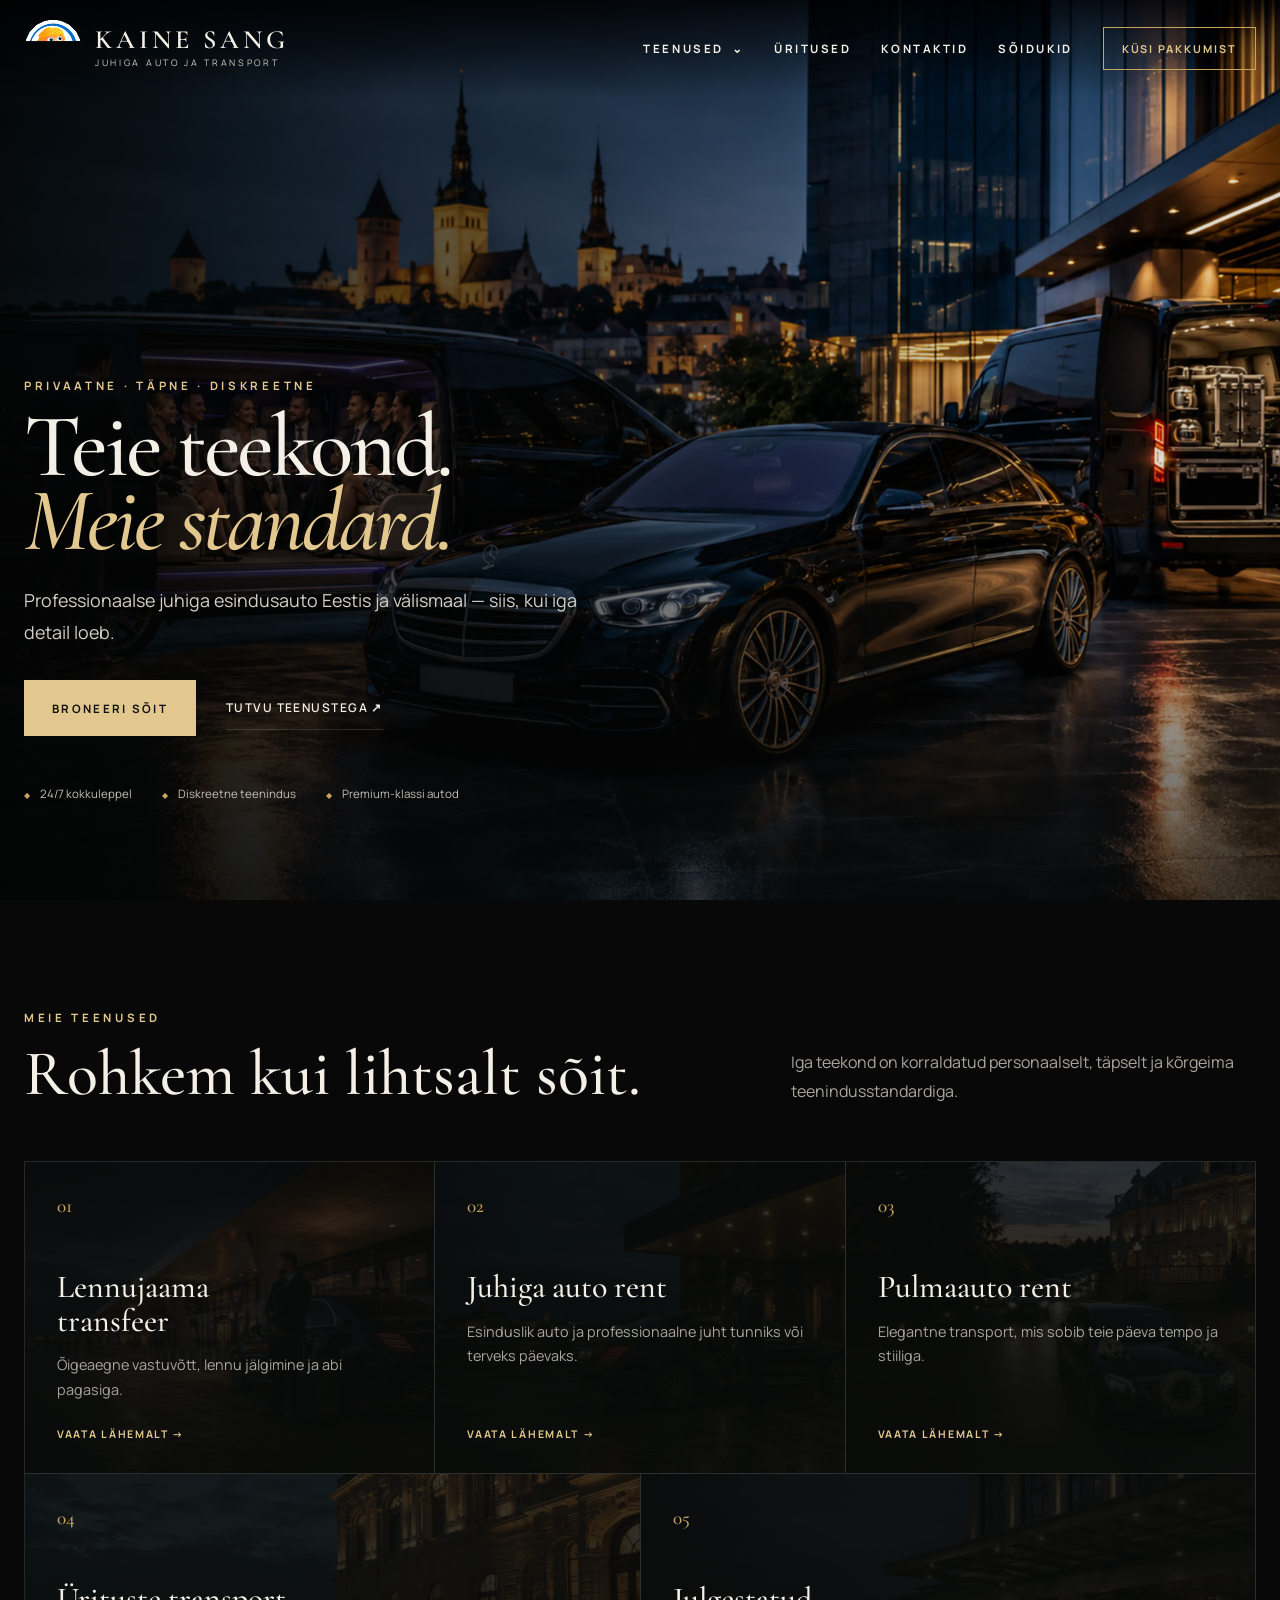
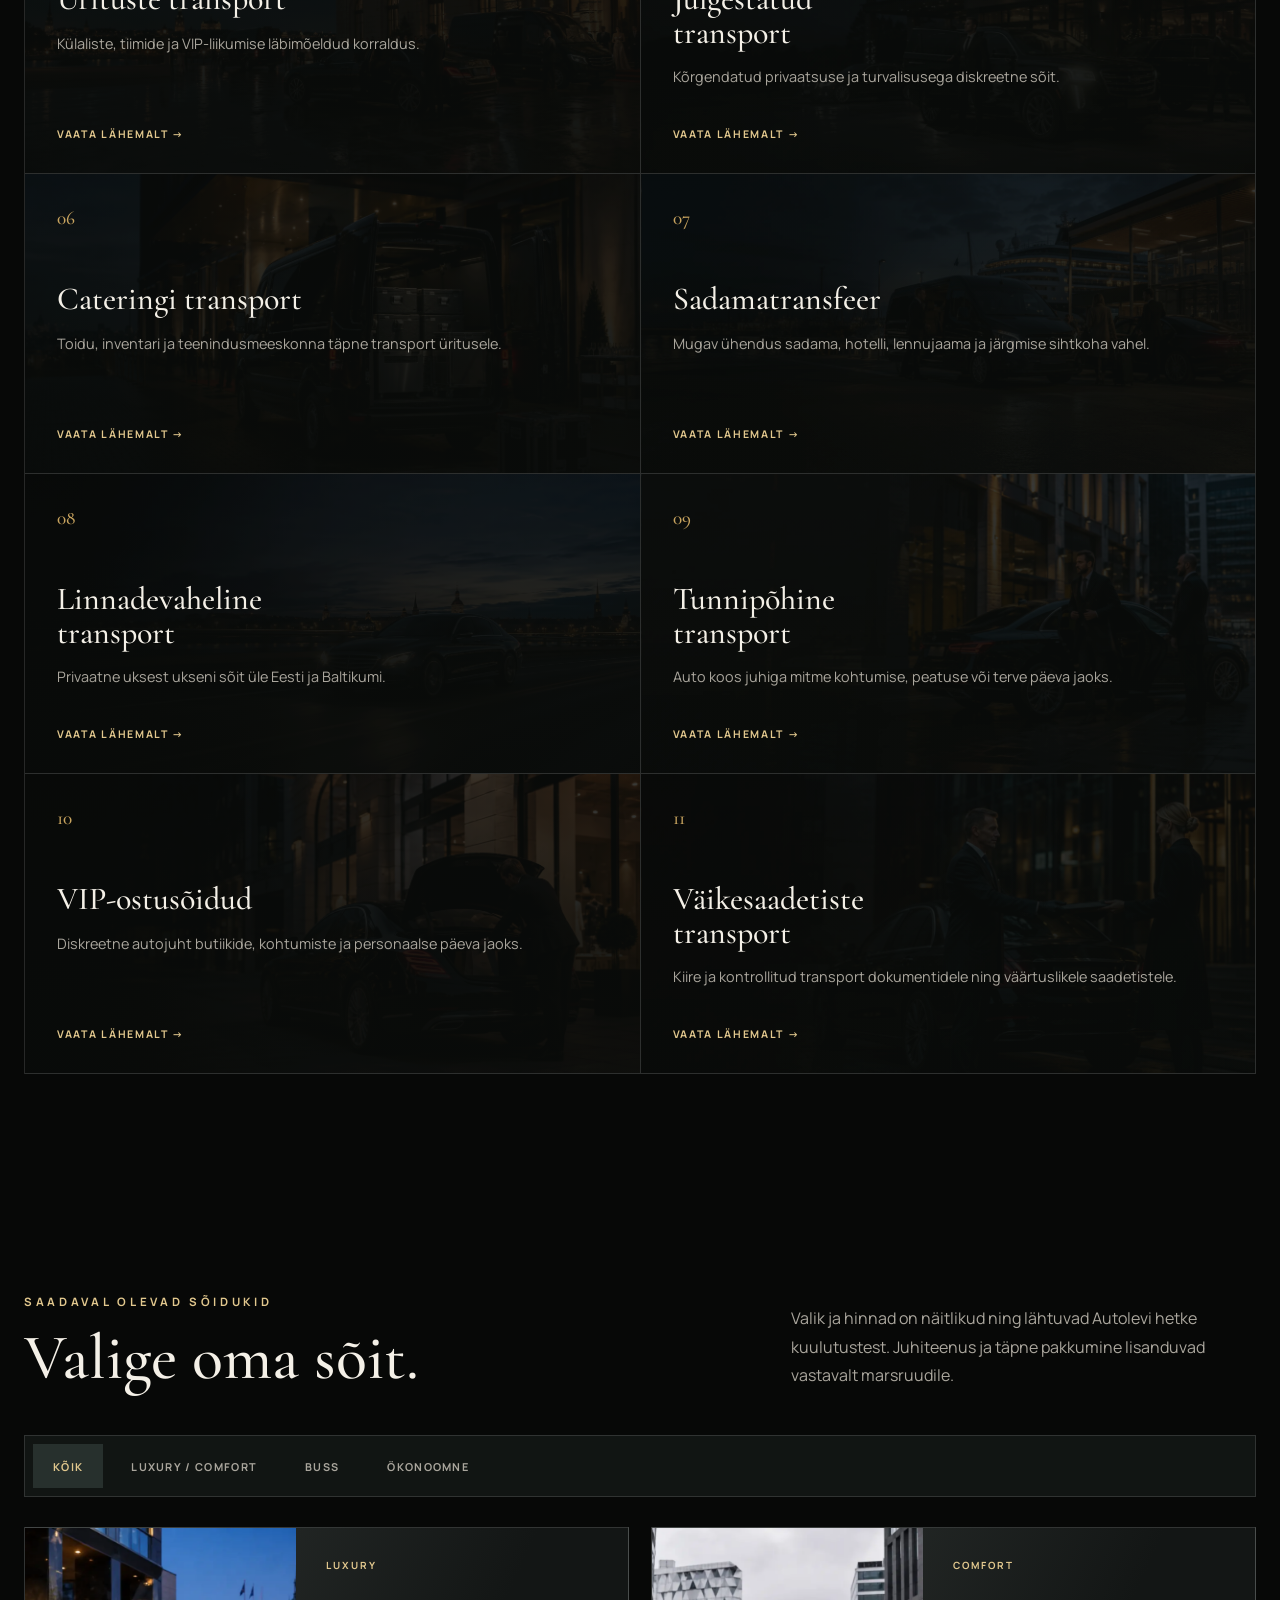
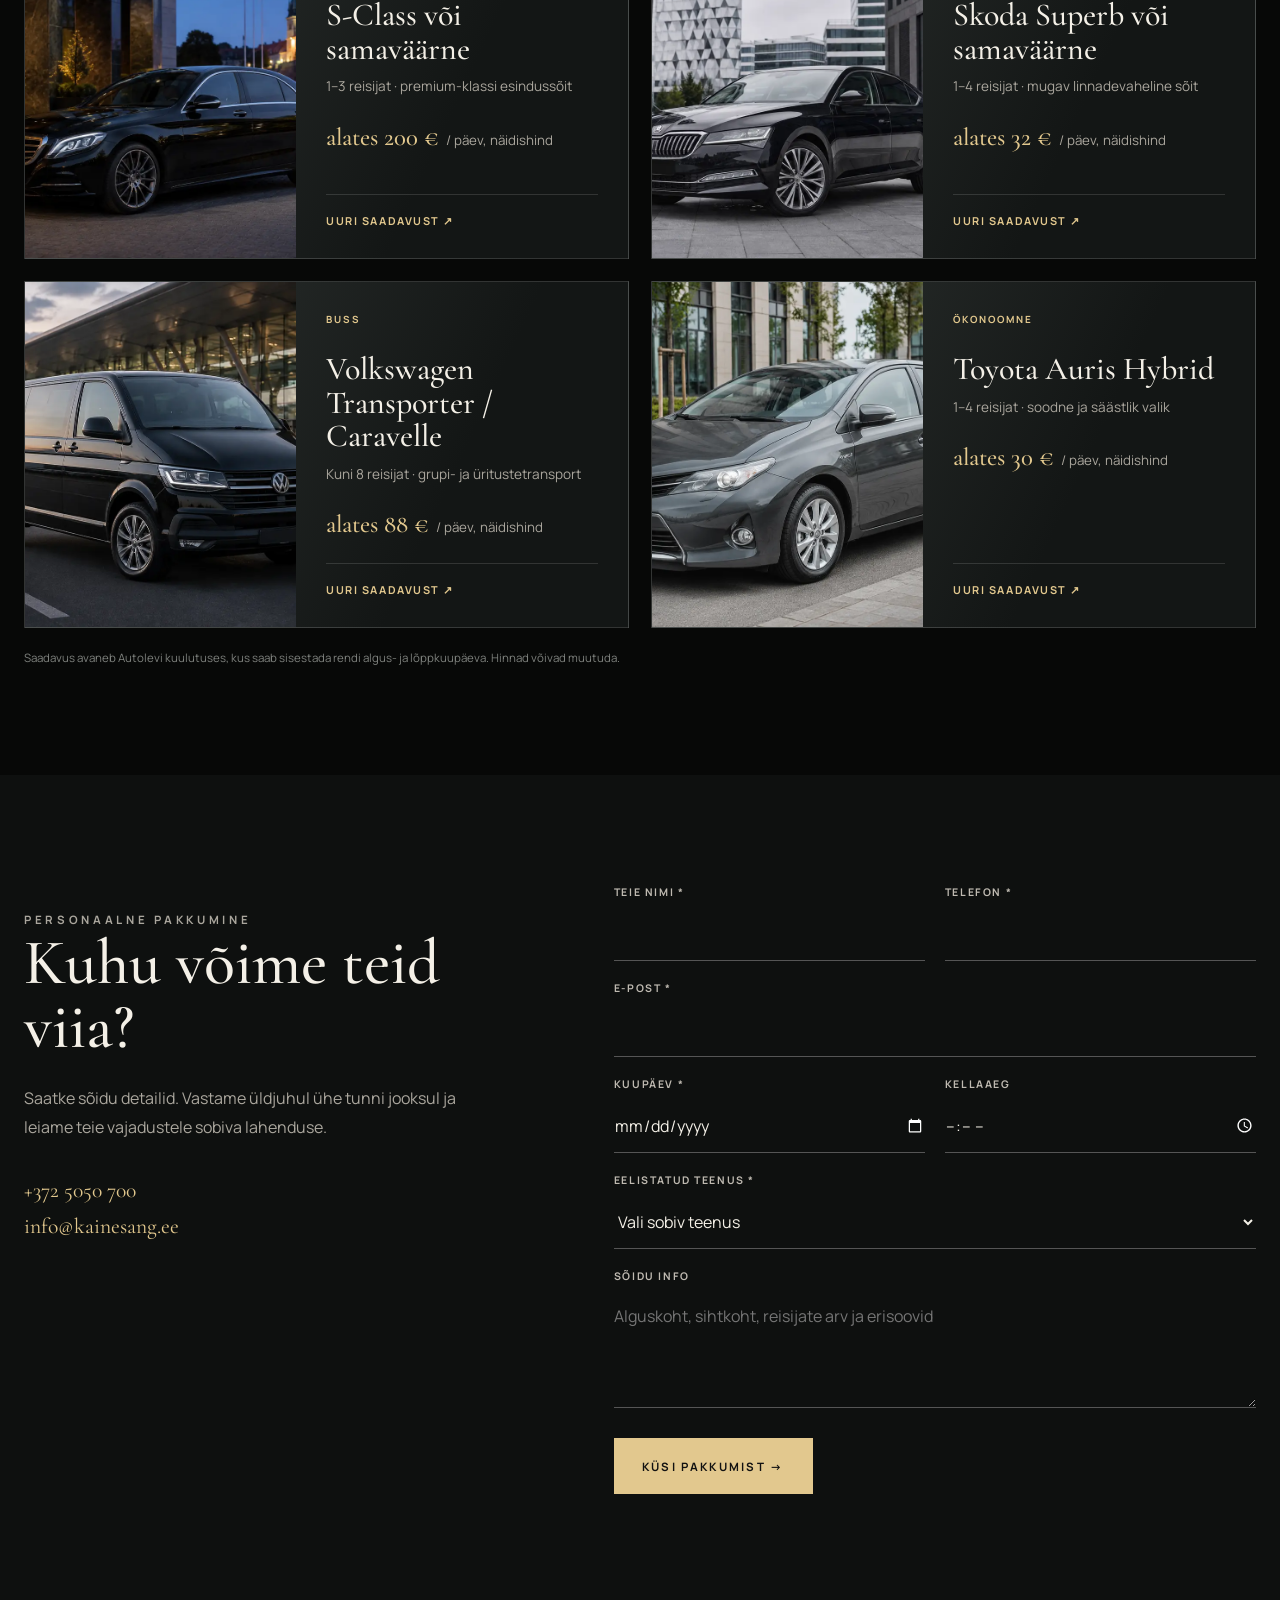
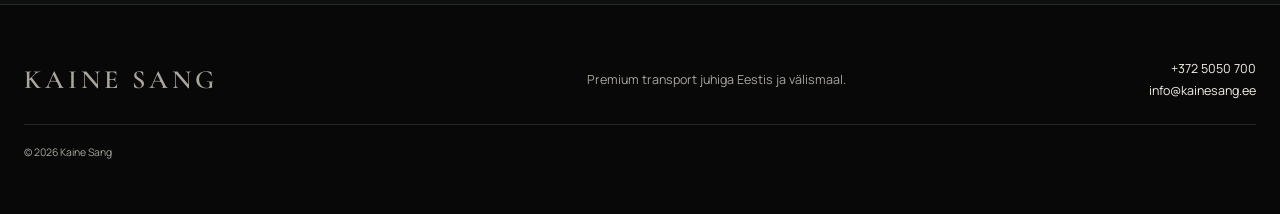
<file: index.html>
<!doctype html>
<html lang="et">
  <head>
    <meta charset="utf-8" />
    <meta
      name="viewport"
      content="width=device-width,initial-scale=1,viewport-fit=cover"
    />
    <title>Kaine Sang | Premium transport juhiga</title>
    <meta
      name="description"
      content="Privaatne ja täpne premium-transporditeenus Eestis ning välismaal."
    />
    <link rel="stylesheet" href="styles.css" />
  </head>
  <body>
    <header class="site-header" data-header>
      <a class="brand" href="index.html"
        ><img
          src="assets/kaine-sang-logo.png"
          alt=""
          width="58"
          height="58"
        /><span
          ><b>Kaine Sang</b><small>Juhiga auto ja transport</small></span
        ></a
      ><button
        class="nav-toggle"
        aria-expanded="false"
        aria-controls="primary-nav"
        data-nav-toggle
      >
        <i></i><i></i><i></i><span class="sr-only">Ava menüü</span>
      </button>
      <nav id="primary-nav" class="primary-nav" data-nav>
        <div class="has-dropdown">
          <button class="nav-link dropdown-button" data-dropdown-button>
            Teenused <span>⌄</span>
          </button>
          <div class="dropdown-menu">
            <a href="lennujaama-transfeer.html">Lennujaama transfeer</a
            ><a href="juhiga-auto-rent.html">Juhiga auto rent</a
            ><a href="pulmaauto-rent.html">Pulmaauto rent</a
            ><a href="urituste-transport.html">Ürituste transport</a
            ><a href="julgestatud-transport.html">Julgestatud transport</a>
            <a href="cateringi-transport.html">Cateringi transport</a>
            <a href="sadamatransfeer.html">Sadamatransfeer</a>
            <a href="linnadevaheline-transport.html"
              >Linnadevaheline transport</a
            >
            <a href="tunnipohine-transport.html">Tunnipõhine transport</a>
            <a href="vip-ostusoit.html">VIP-ostusõidud</a>
            <a href="kullertransport.html">Väikesaadetiste transport</a>
          </div>
        </div>
        <a class="nav-link" href="uritused.html">Üritused</a
        ><a class="nav-link" href="kontaktid.html">Kontaktid</a
        ><a class="nav-link" href="#soidukid">Sõidukid</a
        ><a class="nav-cta" href="#paring">Küsi pakkumist</a>
      </nav>
    </header>
    <main>
      <section class="hero">
        <div class="hero-copy">
          <p class="eyebrow">Privaatne · täpne · diskreetne</p>
          <h1>Teie teekond.<br /><em>Meie standard.</em></h1>
          <p class="lead">
            Professionaalse juhiga esindusauto Eestis ja välismaal — siis, kui
            iga detail loeb.
          </p>
          <div class="hero-actions">
            <a class="button button-gold" href="#paring">Broneeri sõit</a
            ><a class="text-link" href="#teenused">Tutvu teenustega ↗</a>
          </div>
          <div class="trust-row">
            <span>24/7 kokkuleppel</span><span>Diskreetne teenindus</span
            ><span>Premium-klassi autod</span>
          </div>
        </div>
      </section>
      <section class="services-section" id="teenused">
        <header class="section-heading">
          <div>
            <p class="eyebrow">Meie teenused</p>
            <h2>Rohkem kui lihtsalt sõit.</h2>
          </div>
          <p>
            Iga teekond on korraldatud personaalselt, täpselt ja kõrgeima
            teenindusstandardiga.
          </p>
        </header>
        <div class="services-grid">
          <a class="service-card" style="--service-image: url('assets/service-airport.webp')" href="lennujaama-transfeer.html"
            ><span>01</span>
            <h3>Lennujaama transfeer</h3>
            <p>Õigeaegne vastuvõtt, lennu jälgimine ja abi pagasiga.</p>
            <b>Vaata lähemalt →</b></a
          ><a class="service-card" style="--service-image: url('assets/service-chauffeur.webp')" href="juhiga-auto-rent.html"
            ><span>02</span>
            <h3>Juhiga auto rent</h3>
            <p>
              Esinduslik auto ja professionaalne juht tunniks või terveks
              päevaks.
            </p>
            <b>Vaata lähemalt →</b></a
          ><a class="service-card" style="--service-image: url('assets/service-wedding.webp')" href="pulmaauto-rent.html"
            ><span>03</span>
            <h3>Pulmaauto rent</h3>
            <p>Elegantne transport, mis sobib teie päeva tempo ja stiiliga.</p>
            <b>Vaata lähemalt →</b></a
          ><a class="service-card" style="--service-image: url('assets/service-events.webp')" href="urituste-transport.html"
            ><span>04</span>
            <h3>Ürituste transport</h3>
            <p>Külaliste, tiimide ja VIP-liikumise läbimõeldud korraldus.</p>
            <b>Vaata lähemalt →</b></a
          ><a class="service-card" style="--service-image: url('assets/service-security.webp')" href="julgestatud-transport.html"
            ><span>05</span>
            <h3>Julgestatud transport</h3>
            <p>Kõrgendatud privaatsuse ja turvalisusega diskreetne sõit.</p>
            <b>Vaata lähemalt →</b></a
          >
          <a class="service-card" style="--service-image: url('assets/service-catering.webp')" href="cateringi-transport.html"
            ><span>06</span>
            <h3>Cateringi transport</h3>
            <p>
              Toidu, inventari ja teenindusmeeskonna täpne transport üritusele.
            </p>
            <b>Vaata lähemalt →</b></a
          >
          <a class="service-card" style="--service-image: url('assets/service-port.webp')" href="sadamatransfeer.html"
            ><span>07</span>
            <h3>Sadamatransfeer</h3>
            <p>
              Mugav ühendus sadama, hotelli, lennujaama ja järgmise sihtkoha
              vahel.
            </p>
            <b>Vaata lähemalt →</b></a
          >
          <a class="service-card" style="--service-image: url('assets/service-intercity.webp')" href="linnadevaheline-transport.html"
            ><span>08</span>
            <h3>Linnadevaheline transport</h3>
            <p>Privaatne uksest ukseni sõit üle Eesti ja Baltikumi.</p>
            <b>Vaata lähemalt →</b></a
          >
          <a class="service-card" style="--service-image: url('assets/service-hourly.webp')" href="tunnipohine-transport.html"
            ><span>09</span>
            <h3>Tunnipõhine transport</h3>
            <p>
              Auto koos juhiga mitme kohtumise, peatuse või terve päeva jaoks.
            </p>
            <b>Vaata lähemalt →</b></a
          >
          <a class="service-card" style="--service-image: url('assets/service-shopping.webp')" href="vip-ostusoit.html"
            ><span>10</span>
            <h3>VIP-ostusõidud</h3>
            <p>
              Diskreetne autojuht butiikide, kohtumiste ja personaalse päeva
              jaoks.
            </p>
            <b>Vaata lähemalt →</b></a
          >
          <a class="service-card" style="--service-image: url('assets/service-courier.webp')" href="kullertransport.html"
            ><span>11</span>
            <h3>Väikesaadetiste transport</h3>
            <p>
              Kiire ja kontrollitud transport dokumentidele ning väärtuslikele
              saadetistele.
            </p>
            <b>Vaata lähemalt →</b></a
          >
        </div>
      </section>
      <section class="fleet-section" id="soidukid">
        <header class="fleet-heading">
          <div>
            <p class="eyebrow">Saadaval olevad sõidukid</p>
            <h2>Valige oma sõit.</h2>
          </div>
          <p>
            Valik ja hinnad on näitlikud ning lähtuvad Autolevi hetke
            kuulutustest. Juhiteenus ja täpne pakkumine lisanduvad vastavalt
            marsruudile.
          </p>
        </header>
        <div
          class="fleet-filters"
          role="group"
          aria-label="Filtreeri sõidukeid"
        >
          <button class="is-active" type="button" data-fleet-filter="all">
            Kõik
          </button>
          <button type="button" data-fleet-filter="luxury">
            Luxury / Comfort
          </button>
          <button type="button" data-fleet-filter="bus">Buss</button>
          <button type="button" data-fleet-filter="economy">Ökonoomne</button>
        </div>
        <div class="fleet-grid">
          <article class="fleet-card" data-fleet-category="luxury">
            <img
              src="assets/fleet-luxury.webp"
              alt="Must luksusklassi sedaan"
              loading="lazy"
            />
            <div class="fleet-card-body">
              <span class="fleet-tag">Luxury</span>
              <h3>S-Class või samaväärne</h3>
              <p>1–3 reisijat · premium-klassi esindussõit</p>
              <div class="fleet-price">
                <strong>alates 200 €</strong><small>/ päev, näidishind</small>
              </div>
              <a
                href="https://autolevi.ee/autorent/bmw-x7-185773?ref=2"
                target="_blank"
                rel="noopener"
                >Uuri saadavust ↗</a
              >
            </div>
          </article>
          <article class="fleet-card" data-fleet-category="luxury">
            <img
              src="assets/fleet-superb-v2.webp"
              alt="Tume comfort-klassi sedaan"
              loading="lazy"
            />
            <div class="fleet-card-body">
              <span class="fleet-tag">Comfort</span>
              <h3>Skoda Superb või samaväärne</h3>
              <p>1–4 reisijat · mugav linnadevaheline sõit</p>
              <div class="fleet-price">
                <strong>alates 32 €</strong><small>/ päev, näidishind</small>
              </div>
              <a
                href="https://autolevi.ee/autorent/skoda-superb-40718?ref=2"
                target="_blank"
                rel="noopener"
                >Uuri saadavust ↗</a
              >
            </div>
          </article>
          <article class="fleet-card" data-fleet-category="bus">
            <img
              src="assets/fleet-transporter-v2.webp"
              alt="Must Volkswagen Transporter reisijate väikebuss"
              loading="lazy"
            />
            <div class="fleet-card-body">
              <span class="fleet-tag">Buss</span>
              <h3>Volkswagen Transporter / Caravelle</h3>
              <p>Kuni 8 reisijat · grupi- ja üritustetransport</p>
              <div class="fleet-price">
                <strong>alates 88 €</strong><small>/ päev, näidishind</small>
              </div>
              <a
                href="https://autolevi.ee/autorent/volkswagen-caravelle?ref=1"
                target="_blank"
                rel="noopener"
                >Uuri saadavust ↗</a
              >
            </div>
          </article>
          <article class="fleet-card" data-fleet-category="economy">
            <img
              src="assets/fleet-auris-v2.webp"
              alt="Tumehall Toyota Auris Hybrid"
              loading="lazy"
            />
            <div class="fleet-card-body">
              <span class="fleet-tag">Ökonoomne</span>
              <h3>Toyota Auris Hybrid</h3>
              <p>1–4 reisijat · soodne ja säästlik valik</p>
              <div class="fleet-price">
                <strong>alates 30 €</strong><small>/ päev, näidishind</small>
              </div>
              <a
                href="https://autolevi.ee/autorent/toyota-auris-15529?ref=1"
                target="_blank"
                rel="noopener"
                >Uuri saadavust ↗</a
              >
            </div>
          </article>
        </div>
        <p class="fleet-note">
          Saadavus avaneb Autolevi kuulutuses, kus saab sisestada rendi algus-
          ja lõppkuupäeva. Hinnad võivad muutuda.
        </p>
      </section>
      <section class="quote-section" id="paring">
        <div class="quote-intro">
          <p class="eyebrow">Personaalne pakkumine</p>
          <h2>Kuhu võime teid viia?</h2>
          <p>
            Saatke sõidu detailid. Vastame üldjuhul ühe tunni jooksul ja leiame
            teie vajadustele sobiva lahenduse.
          </p>
          <div class="direct-contact">
            <a href="tel:+3725050700">+372 5050 700</a
            ><a href="mailto:info@kainesang.ee">info@kainesang.ee</a>
          </div>
        </div>
        <form
          class="quote-form"
          action="mailto:info@kainesang.ee"
          method="post"
          enctype="text/plain"
        >
          <div class="field-grid">
            <label
              ><span>Teie nimi *</span
              ><input name="nimi" autocomplete="name" required /></label
            ><label
              ><span>Telefon *</span
              ><input name="telefon" type="tel" autocomplete="tel" required
            /></label>
          </div>
          <label
            ><span>E-post *</span><input name="email" type="email" required
          /></label>
          <div class="field-grid">
            <label
              ><span>Kuupäev *</span
              ><input name="kuupaev" type="date" required /></label
            ><label
              ><span>Kellaaeg</span><input name="kellaaeg" type="time"
            /></label>
          </div>
          <label
            ><span>Eelistatud teenus *</span
            ><select name="teenus" required>
              <option value="">Vali sobiv teenus</option>
              <option>Lennujaama transfeer</option>
              <option>Juhiga auto rent</option>
              <option>Pulmaauto rent</option>
              <option>Ürituste transport</option>
              <option>Julgestatud transport</option>
              <option>Cateringi transport</option>
              <option>Sadamatransfeer</option>
              <option>Linnadevaheline transport</option>
              <option>Tunnipõhine transport</option>
              <option>VIP-ostusõidud</option>
              <option>Väikesaadetiste transport</option>
              <option value="muu">Muu</option>
            </select></label
          ><label class="other-service-field" data-other-service hidden
            ><span>Kirjeldage soovitud teenust *</span
            ><input
              name="muu_teenus"
              type="text"
              placeholder="Kirjutage siia, millist transporti vajate"
              data-other-service-input /></label
          ><label
            ><span>Sõidu info</span
            ><textarea
              name="info"
              rows="4"
              placeholder="Alguskoht, sihtkoht, reisijate arv ja erisoovid"
            ></textarea></label
          ><button class="button button-gold" type="submit">
            Küsi pakkumist →
          </button>
        </form>
      </section>
    </main>
    <footer class="site-footer">
      <a class="footer-brand" href="index.html">Kaine Sang</a>
      <p>Premium transport juhiga Eestis ja välismaal.</p>
      <div>
        <a href="tel:+3725050700">+372 5050 700</a
        ><a href="mailto:info@kainesang.ee">info@kainesang.ee</a>
      </div>
      <small>© <span data-year></span> Kaine Sang</small>
    </footer>
    <script src="script.js"></script>
  </body>
</html>
</file>
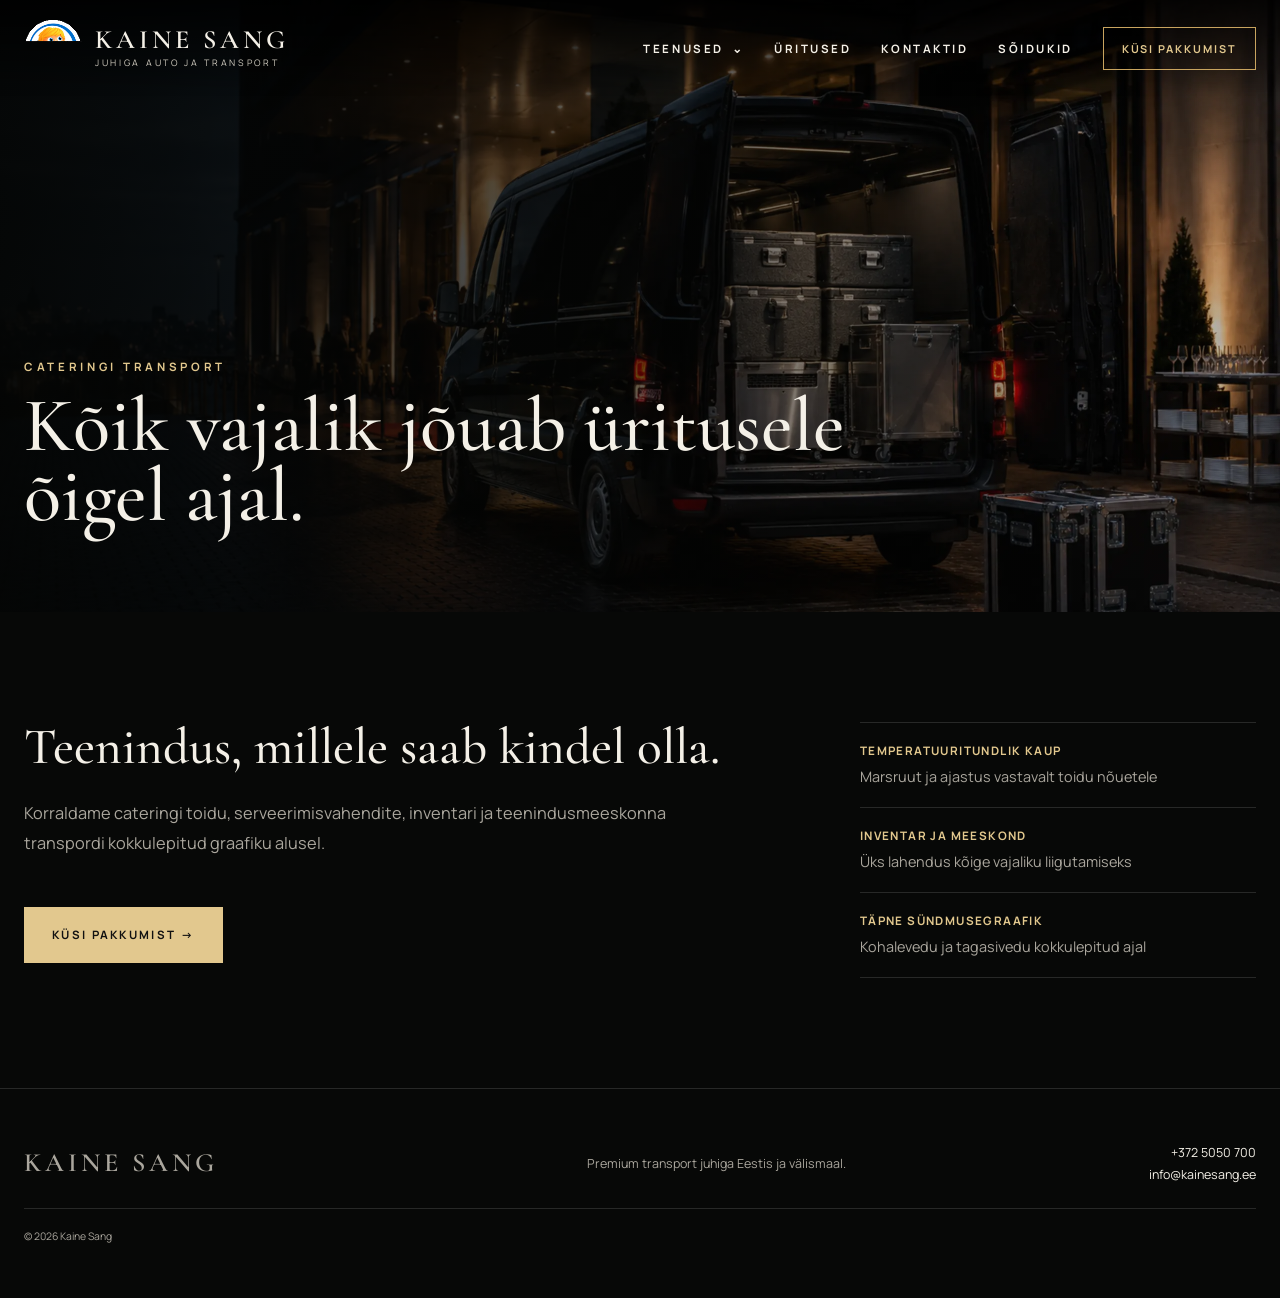
<file: cateringi-transport.html>
<!doctype html>
<html lang="et">
  <head>
    <meta charset="utf-8" />
    <meta
      name="viewport"
      content="width=device-width,initial-scale=1,viewport-fit=cover"
    />
    <title>Cateringi transport | Kaine Sang</title>
    <meta
      name="description"
      content="Kõik vajalik jõuab üritusele õigel ajal."
    />
    <link rel="stylesheet" href="styles.css" />
  </head>
  <body style="--page-hero:url('assets/service-catering.webp')">
    <header class="site-header" data-header>
      <a class="brand" href="index.html"
        ><img
          src="assets/kaine-sang-logo.png"
          alt=""
          width="58"
          height="58"
        /><span
          ><b>Kaine Sang</b><small>Juhiga auto ja transport</small></span
        ></a
      ><button
        class="nav-toggle"
        aria-expanded="false"
        aria-controls="primary-nav"
        data-nav-toggle
      >
        <i></i><i></i><i></i><span class="sr-only">Ava menüü</span>
      </button>
      <nav id="primary-nav" class="primary-nav" data-nav>
        <div class="has-dropdown">
          <button class="nav-link dropdown-button" data-dropdown-button>
            Teenused <span>⌄</span>
          </button>
          <div class="dropdown-menu">
            <a href="lennujaama-transfeer.html">Lennujaama transfeer</a
            ><a href="juhiga-auto-rent.html">Juhiga auto rent</a
            ><a href="pulmaauto-rent.html">Pulmaauto rent</a
            ><a href="urituste-transport.html">Ürituste transport</a
            ><a href="julgestatud-transport.html">Julgestatud transport</a
            ><a href="cateringi-transport.html">Cateringi transport</a
            ><a href="sadamatransfeer.html">Sadamatransfeer</a
            ><a href="linnadevaheline-transport.html"
              >Linnadevaheline transport</a
            ><a href="tunnipohine-transport.html">Tunnipõhine transport</a
            ><a href="vip-ostusoit.html">VIP-ostusõidud</a
            ><a href="kullertransport.html">Väikesaadetiste transport</a>
          </div>
        </div>
        <a class="nav-link" href="uritused.html">Üritused</a
        ><a class="nav-link" href="kontaktid.html">Kontaktid</a
        ><a class="nav-link" href="index.html#soidukid">Sõidukid</a
        ><a class="nav-cta" href="index.html#paring">Küsi pakkumist</a>
      </nav>
    </header>
    <main>
      <section class="page-hero">
        <div>
          <p class="eyebrow">Cateringi transport</p>
          <h1>Kõik vajalik jõuab üritusele õigel ajal.</h1>
        </div>
      </section>
      <section class="content-band">
        <div class="content-copy">
          <h2>Teenindus, millele saab kindel olla.</h2>
          <p>
            Korraldame cateringi toidu, serveerimisvahendite, inventari ja
            teenindusmeeskonna transpordi kokkulepitud graafiku alusel.
          </p>
          <a class="button button-gold page-cta" href="index.html#paring"
            >Küsi pakkumist →</a
          >
        </div>
        <div class="feature-list">
          <div>
            <strong>Temperatuuritundlik kaup</strong
            ><span>Marsruut ja ajastus vastavalt toidu nõuetele</span>
          </div>
          <div>
            <strong>Inventar ja meeskond</strong
            ><span>Üks lahendus kõige vajaliku liigutamiseks</span>
          </div>
          <div>
            <strong>Täpne sündmusegraafik</strong
            ><span>Kohalevedu ja tagasivedu kokkulepitud ajal</span>
          </div>
        </div>
      </section>
    </main>
    <footer class="site-footer">
      <a class="footer-brand" href="index.html">Kaine Sang</a>
      <p>Premium transport juhiga Eestis ja välismaal.</p>
      <div>
        <a href="tel:+3725050700">+372 5050 700</a
        ><a href="mailto:info@kainesang.ee">info@kainesang.ee</a>
      </div>
      <small>© <span data-year></span> Kaine Sang</small>
    </footer>
    <script src="script.js"></script>
  </body>
</html>
</file>
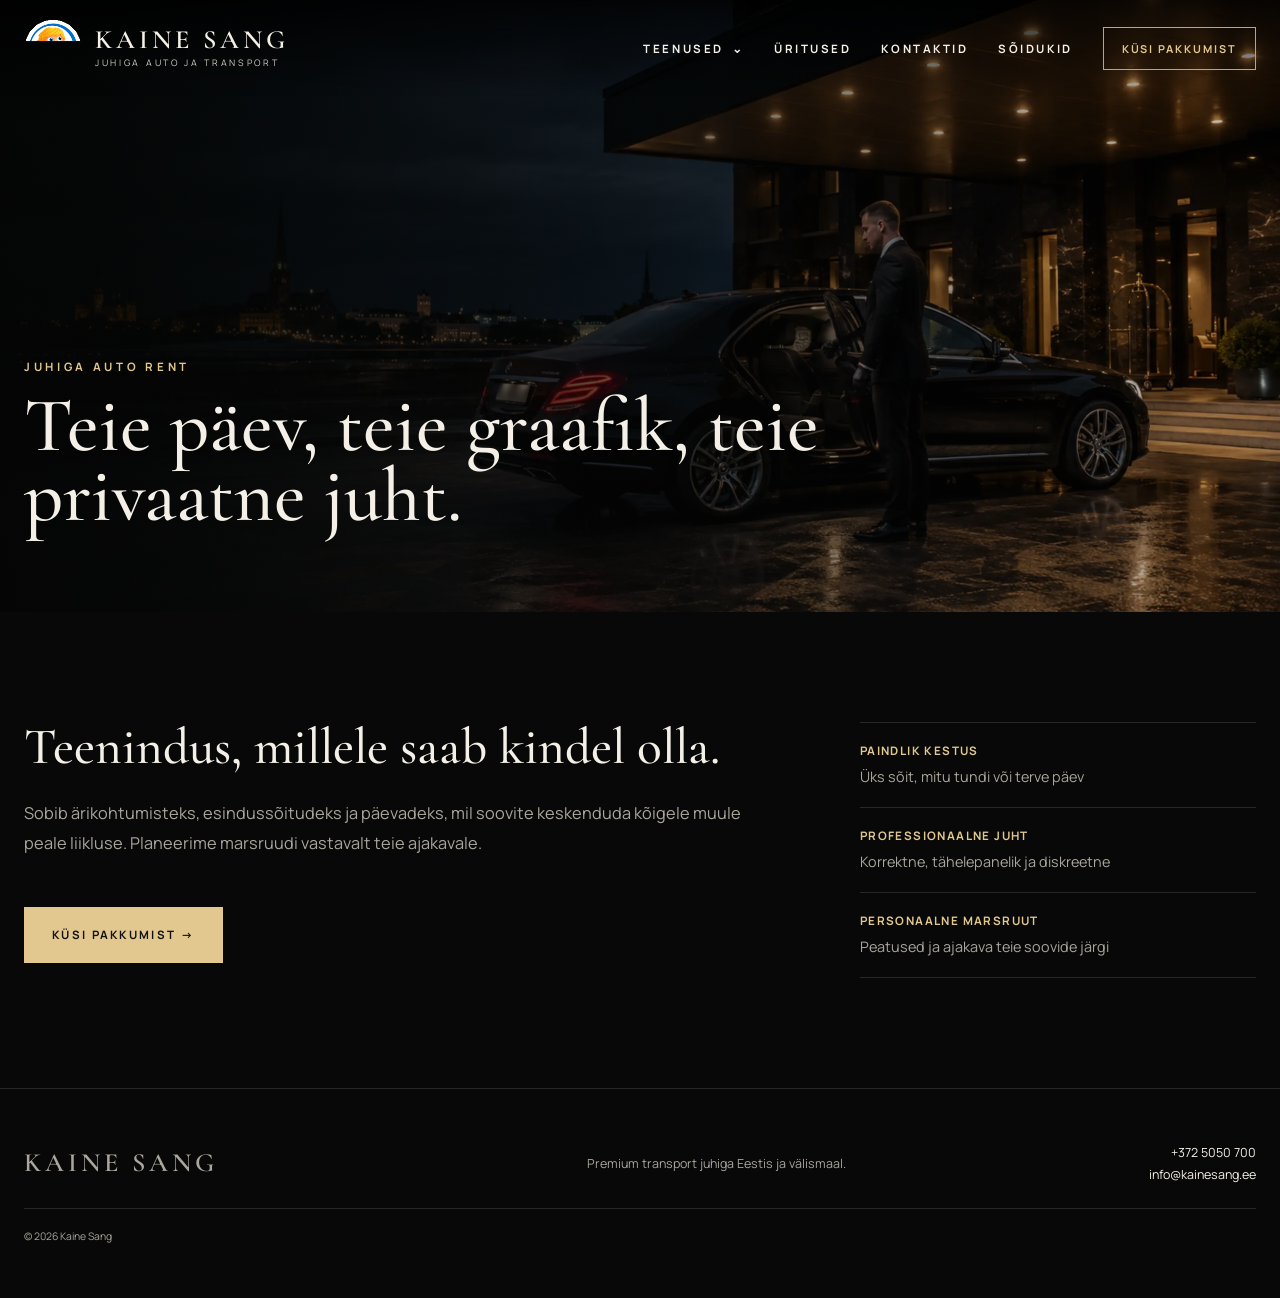
<file: juhiga-auto-rent.html>
<!doctype html><html lang="et"><head><meta charset="utf-8"><meta name="viewport" content="width=device-width,initial-scale=1,viewport-fit=cover"><title>Juhiga auto rent | Kaine Sang</title><meta name="description" content="Teie päev, teie graafik, teie privaatne juht."><link rel="stylesheet" href="styles.css"></head><body style="--page-hero:url('assets/service-chauffeur.webp')"><header class="site-header" data-header><a class="brand" href="index.html"><img src="assets/kaine-sang-logo.png" alt="" width="58" height="58"><span><b>Kaine Sang</b><small>Juhiga auto ja transport</small></span></a><button class="nav-toggle" aria-expanded="false" aria-controls="primary-nav" data-nav-toggle><i></i><i></i><i></i><span class="sr-only">Ava menüü</span></button><nav id="primary-nav" class="primary-nav" data-nav><div class="has-dropdown"><button class="nav-link dropdown-button" data-dropdown-button>Teenused <span>⌄</span></button><div class="dropdown-menu"><a href="lennujaama-transfeer.html">Lennujaama transfeer</a><a href="juhiga-auto-rent.html">Juhiga auto rent</a><a href="pulmaauto-rent.html">Pulmaauto rent</a><a href="urituste-transport.html">Ürituste transport</a><a href="julgestatud-transport.html">Julgestatud transport</a><a href="cateringi-transport.html">Cateringi transport</a><a href="sadamatransfeer.html">Sadamatransfeer</a><a href="linnadevaheline-transport.html">Linnadevaheline transport</a><a href="tunnipohine-transport.html">Tunnipõhine transport</a><a href="vip-ostusoit.html">VIP-ostusõidud</a><a href="kullertransport.html">Väikesaadetiste transport</a></div></div><a class="nav-link" href="uritused.html">Üritused</a><a class="nav-link" href="kontaktid.html">Kontaktid</a><a class="nav-link" href="index.html#soidukid">Sõidukid</a><a class="nav-cta" href="index.html#paring">Küsi pakkumist</a></nav></header><main><section class="page-hero"><div><p class="eyebrow">Juhiga auto rent</p><h1>Teie päev, teie graafik, teie privaatne juht.</h1></div></section><section class="content-band"><div class="content-copy"><h2>Teenindus, millele saab kindel olla.</h2><p>Sobib ärikohtumisteks, esindussõitudeks ja päevadeks, mil soovite keskenduda kõigele muule peale liikluse. Planeerime marsruudi vastavalt teie ajakavale.</p><a class="button button-gold page-cta" href="index.html#paring">Küsi pakkumist →</a></div><div class="feature-list"><div><strong>Paindlik kestus</strong><span>Üks sõit, mitu tundi või terve päev</span></div><div><strong>Professionaalne juht</strong><span>Korrektne, tähelepanelik ja diskreetne</span></div><div><strong>Personaalne marsruut</strong><span>Peatused ja ajakava teie soovide järgi</span></div></div></section></main><footer class="site-footer"><a class="footer-brand" href="index.html">Kaine Sang</a><p>Premium transport juhiga Eestis ja välismaal.</p><div><a href="tel:+3725050700">+372 5050 700</a><a href="mailto:info@kainesang.ee">info@kainesang.ee</a></div><small>© <span data-year></span> Kaine Sang</small></footer><script src="script.js"></script></body></html>
</file>
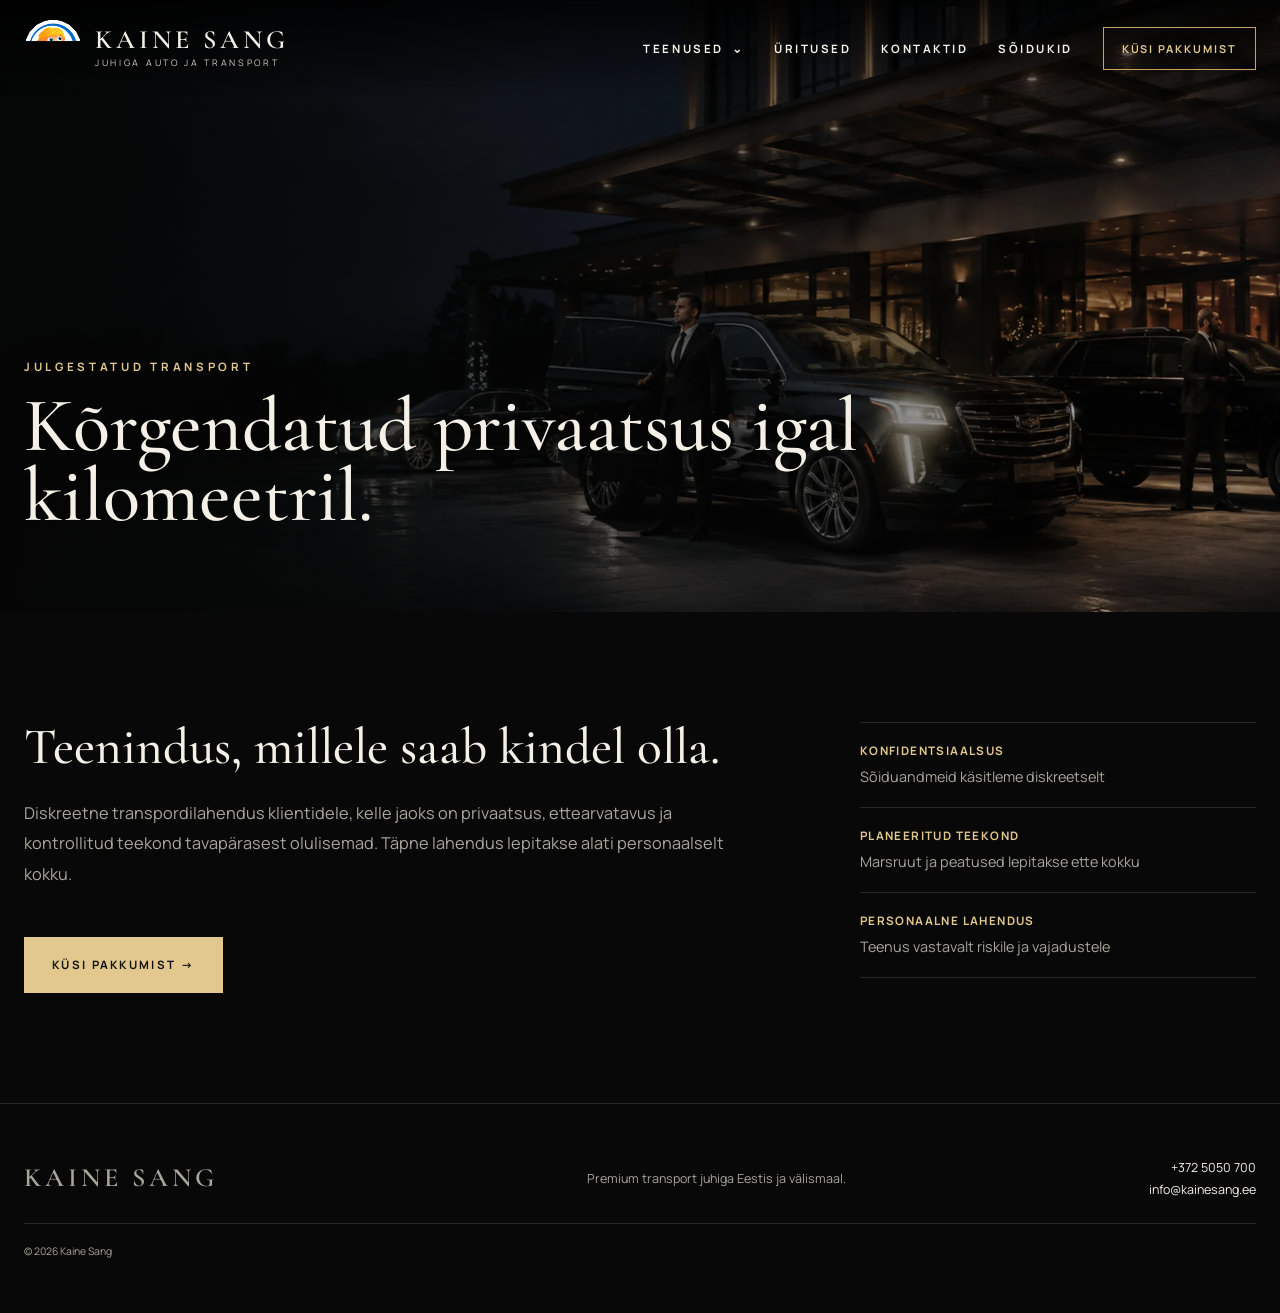
<file: julgestatud-transport.html>
<!doctype html><html lang="et"><head><meta charset="utf-8"><meta name="viewport" content="width=device-width,initial-scale=1,viewport-fit=cover"><title>Julgestatud transport | Kaine Sang</title><meta name="description" content="Kõrgendatud privaatsus igal kilomeetril."><link rel="stylesheet" href="styles.css"></head><body style="--page-hero:url('assets/service-security.webp')"><header class="site-header" data-header><a class="brand" href="index.html"><img src="assets/kaine-sang-logo.png" alt="" width="58" height="58"><span><b>Kaine Sang</b><small>Juhiga auto ja transport</small></span></a><button class="nav-toggle" aria-expanded="false" aria-controls="primary-nav" data-nav-toggle><i></i><i></i><i></i><span class="sr-only">Ava menüü</span></button><nav id="primary-nav" class="primary-nav" data-nav><div class="has-dropdown"><button class="nav-link dropdown-button" data-dropdown-button>Teenused <span>⌄</span></button><div class="dropdown-menu"><a href="lennujaama-transfeer.html">Lennujaama transfeer</a><a href="juhiga-auto-rent.html">Juhiga auto rent</a><a href="pulmaauto-rent.html">Pulmaauto rent</a><a href="urituste-transport.html">Ürituste transport</a><a href="julgestatud-transport.html">Julgestatud transport</a><a href="cateringi-transport.html">Cateringi transport</a><a href="sadamatransfeer.html">Sadamatransfeer</a><a href="linnadevaheline-transport.html">Linnadevaheline transport</a><a href="tunnipohine-transport.html">Tunnipõhine transport</a><a href="vip-ostusoit.html">VIP-ostusõidud</a><a href="kullertransport.html">Väikesaadetiste transport</a></div></div><a class="nav-link" href="uritused.html">Üritused</a><a class="nav-link" href="kontaktid.html">Kontaktid</a><a class="nav-link" href="index.html#soidukid">Sõidukid</a><a class="nav-cta" href="index.html#paring">Küsi pakkumist</a></nav></header><main><section class="page-hero"><div><p class="eyebrow">Julgestatud transport</p><h1>Kõrgendatud privaatsus igal kilomeetril.</h1></div></section><section class="content-band"><div class="content-copy"><h2>Teenindus, millele saab kindel olla.</h2><p>Diskreetne transpordilahendus klientidele, kelle jaoks on privaatsus, ettearvatavus ja kontrollitud teekond tavapärasest olulisemad. Täpne lahendus lepitakse alati personaalselt kokku.</p><a class="button button-gold page-cta" href="index.html#paring">Küsi pakkumist →</a></div><div class="feature-list"><div><strong>Konfidentsiaalsus</strong><span>Sõiduandmeid käsitleme diskreetselt</span></div><div><strong>Planeeritud teekond</strong><span>Marsruut ja peatused lepitakse ette kokku</span></div><div><strong>Personaalne lahendus</strong><span>Teenus vastavalt riskile ja vajadustele</span></div></div></section></main><footer class="site-footer"><a class="footer-brand" href="index.html">Kaine Sang</a><p>Premium transport juhiga Eestis ja välismaal.</p><div><a href="tel:+3725050700">+372 5050 700</a><a href="mailto:info@kainesang.ee">info@kainesang.ee</a></div><small>© <span data-year></span> Kaine Sang</small></footer><script src="script.js"></script></body></html>
</file>
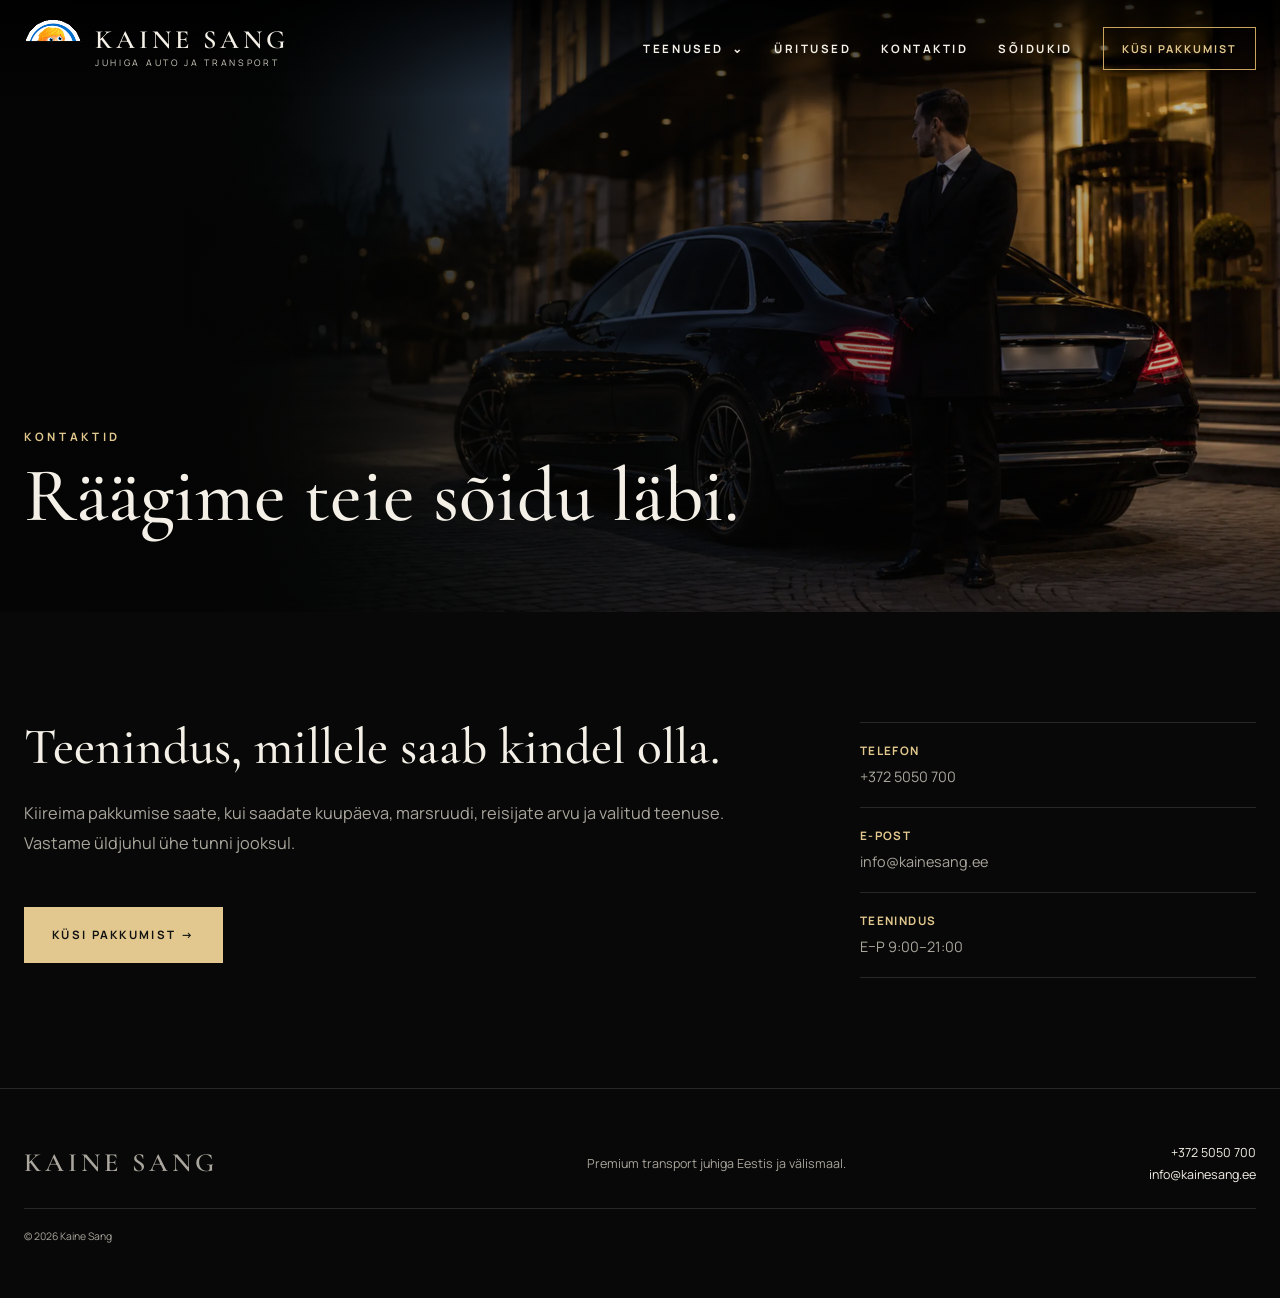
<file: kontaktid.html>
<!doctype html><html lang="et"><head><meta charset="utf-8"><meta name="viewport" content="width=device-width,initial-scale=1,viewport-fit=cover"><title>Kontaktid | Kaine Sang</title><meta name="description" content="Räägime teie sõidu läbi."><link rel="stylesheet" href="styles.css"></head><body style="--page-hero:url('assets/page-contact.webp')"><header class="site-header" data-header><a class="brand" href="index.html"><img src="assets/kaine-sang-logo.png" alt="" width="58" height="58"><span><b>Kaine Sang</b><small>Juhiga auto ja transport</small></span></a><button class="nav-toggle" aria-expanded="false" aria-controls="primary-nav" data-nav-toggle><i></i><i></i><i></i><span class="sr-only">Ava menüü</span></button><nav id="primary-nav" class="primary-nav" data-nav><div class="has-dropdown"><button class="nav-link dropdown-button" data-dropdown-button>Teenused <span>⌄</span></button><div class="dropdown-menu"><a href="lennujaama-transfeer.html">Lennujaama transfeer</a><a href="juhiga-auto-rent.html">Juhiga auto rent</a><a href="pulmaauto-rent.html">Pulmaauto rent</a><a href="urituste-transport.html">Ürituste transport</a><a href="julgestatud-transport.html">Julgestatud transport</a><a href="cateringi-transport.html">Cateringi transport</a><a href="sadamatransfeer.html">Sadamatransfeer</a><a href="linnadevaheline-transport.html">Linnadevaheline transport</a><a href="tunnipohine-transport.html">Tunnipõhine transport</a><a href="vip-ostusoit.html">VIP-ostusõidud</a><a href="kullertransport.html">Väikesaadetiste transport</a></div></div><a class="nav-link" href="uritused.html">Üritused</a><a class="nav-link" href="kontaktid.html">Kontaktid</a><a class="nav-link" href="index.html#soidukid">Sõidukid</a><a class="nav-cta" href="index.html#paring">Küsi pakkumist</a></nav></header><main><section class="page-hero"><div><p class="eyebrow">Kontaktid</p><h1>Räägime teie sõidu läbi.</h1></div></section><section class="content-band"><div class="content-copy"><h2>Teenindus, millele saab kindel olla.</h2><p>Kiireima pakkumise saate, kui saadate kuupäeva, marsruudi, reisijate arvu ja valitud teenuse. Vastame üldjuhul ühe tunni jooksul.</p><a class="button button-gold page-cta" href="index.html#paring">Küsi pakkumist →</a></div><div class="feature-list"><div><strong>Telefon</strong><span>+372 5050 700</span></div><div><strong>E-post</strong><span>info@kainesang.ee</span></div><div><strong>Teenindus</strong><span>E–P 9:00–21:00</span></div></div></section></main><footer class="site-footer"><a class="footer-brand" href="index.html">Kaine Sang</a><p>Premium transport juhiga Eestis ja välismaal.</p><div><a href="tel:+3725050700">+372 5050 700</a><a href="mailto:info@kainesang.ee">info@kainesang.ee</a></div><small>© <span data-year></span> Kaine Sang</small></footer><script src="script.js"></script></body></html>
</file>
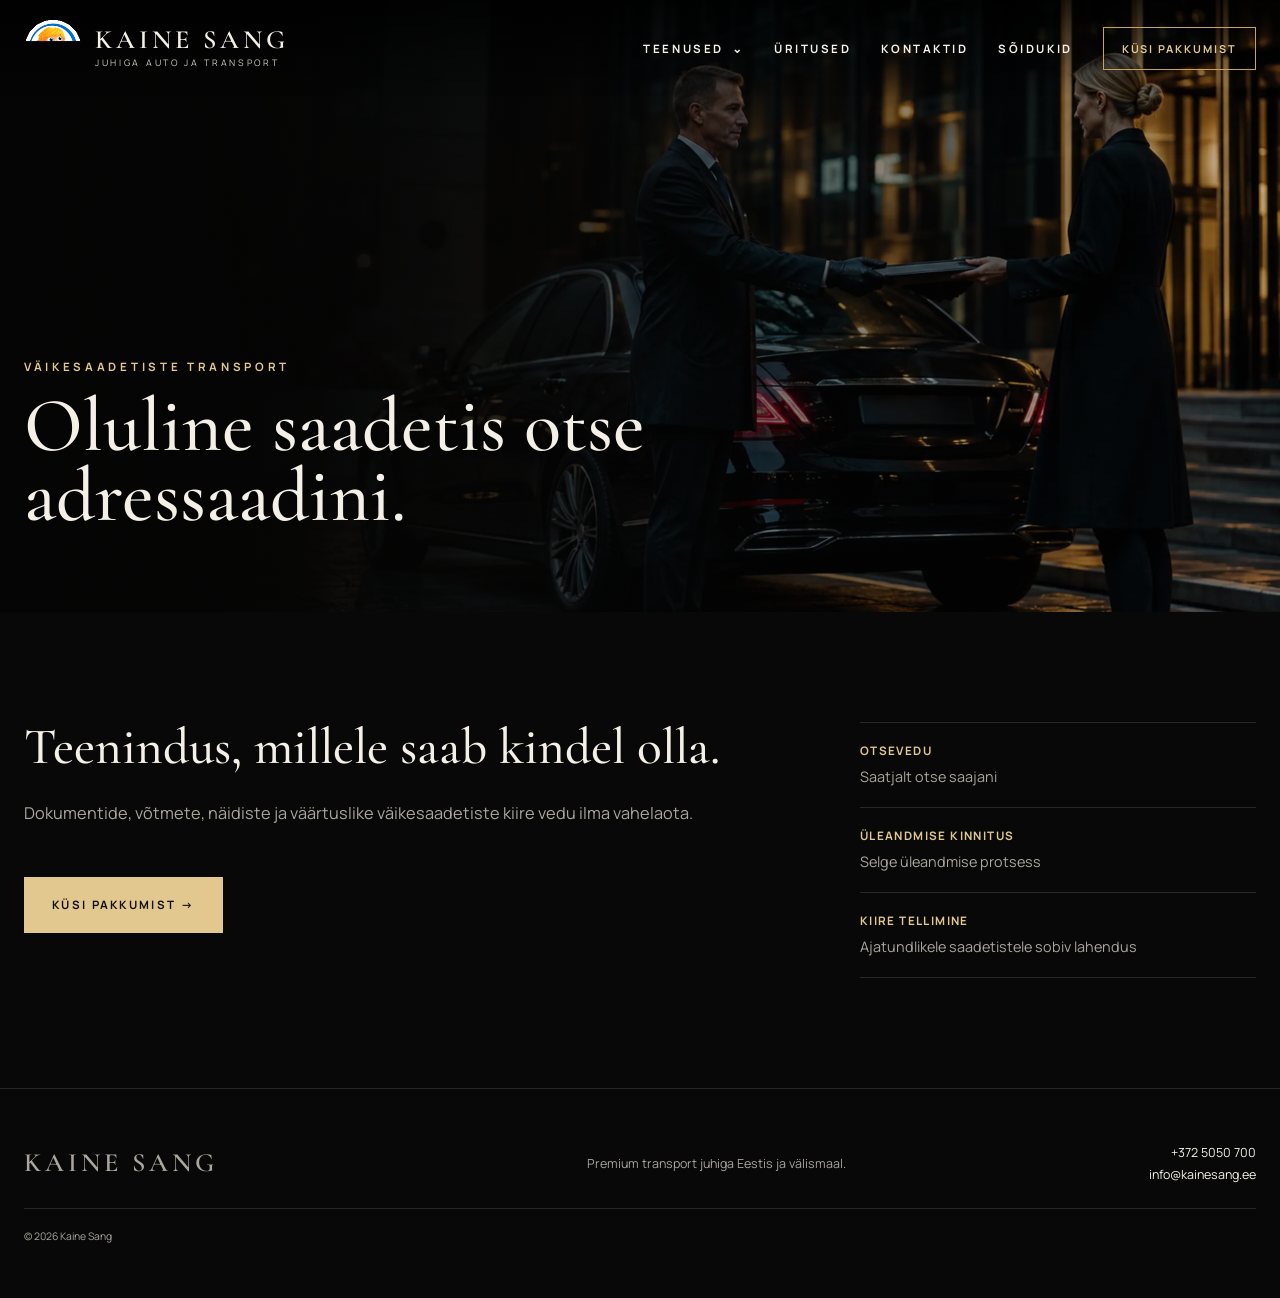
<file: kullertransport.html>
<!doctype html>
<html lang="et">
  <head>
    <meta charset="utf-8" />
    <meta
      name="viewport"
      content="width=device-width,initial-scale=1,viewport-fit=cover"
    />
    <title>Väikesaadetiste transport | Kaine Sang</title>
    <meta name="description" content="Oluline saadetis otse adressaadini." />
    <link rel="stylesheet" href="styles.css" />
  </head>
  <body style="--page-hero:url('assets/service-courier.webp')">
    <header class="site-header" data-header>
      <a class="brand" href="index.html"
        ><img
          src="assets/kaine-sang-logo.png"
          alt=""
          width="58"
          height="58"
        /><span
          ><b>Kaine Sang</b><small>Juhiga auto ja transport</small></span
        ></a
      ><button
        class="nav-toggle"
        aria-expanded="false"
        aria-controls="primary-nav"
        data-nav-toggle
      >
        <i></i><i></i><i></i><span class="sr-only">Ava menüü</span>
      </button>
      <nav id="primary-nav" class="primary-nav" data-nav>
        <div class="has-dropdown">
          <button class="nav-link dropdown-button" data-dropdown-button>
            Teenused <span>⌄</span>
          </button>
          <div class="dropdown-menu">
            <a href="lennujaama-transfeer.html">Lennujaama transfeer</a
            ><a href="juhiga-auto-rent.html">Juhiga auto rent</a
            ><a href="pulmaauto-rent.html">Pulmaauto rent</a
            ><a href="urituste-transport.html">Ürituste transport</a
            ><a href="julgestatud-transport.html">Julgestatud transport</a
            ><a href="cateringi-transport.html">Cateringi transport</a
            ><a href="sadamatransfeer.html">Sadamatransfeer</a
            ><a href="linnadevaheline-transport.html"
              >Linnadevaheline transport</a
            ><a href="tunnipohine-transport.html">Tunnipõhine transport</a
            ><a href="vip-ostusoit.html">VIP-ostusõidud</a
            ><a href="kullertransport.html">Väikesaadetiste transport</a>
          </div>
        </div>
        <a class="nav-link" href="uritused.html">Üritused</a
        ><a class="nav-link" href="kontaktid.html">Kontaktid</a
        ><a class="nav-link" href="index.html#soidukid">Sõidukid</a
        ><a class="nav-cta" href="index.html#paring">Küsi pakkumist</a>
      </nav>
    </header>
    <main>
      <section class="page-hero">
        <div>
          <p class="eyebrow">Väikesaadetiste transport</p>
          <h1>Oluline saadetis otse adressaadini.</h1>
        </div>
      </section>
      <section class="content-band">
        <div class="content-copy">
          <h2>Teenindus, millele saab kindel olla.</h2>
          <p>
            Dokumentide, võtmete, näidiste ja väärtuslike väikesaadetiste kiire
            vedu ilma vahelaota.
          </p>
          <a class="button button-gold page-cta" href="index.html#paring"
            >Küsi pakkumist →</a
          >
        </div>
        <div class="feature-list">
          <div><strong>Otsevedu</strong><span>Saatjalt otse saajani</span></div>
          <div>
            <strong>Üleandmise kinnitus</strong
            ><span>Selge üleandmise protsess</span>
          </div>
          <div>
            <strong>Kiire tellimine</strong
            ><span>Ajatundlikele saadetistele sobiv lahendus</span>
          </div>
        </div>
      </section>
    </main>
    <footer class="site-footer">
      <a class="footer-brand" href="index.html">Kaine Sang</a>
      <p>Premium transport juhiga Eestis ja välismaal.</p>
      <div>
        <a href="tel:+3725050700">+372 5050 700</a
        ><a href="mailto:info@kainesang.ee">info@kainesang.ee</a>
      </div>
      <small>© <span data-year></span> Kaine Sang</small>
    </footer>
    <script src="script.js"></script>
  </body>
</html>
</file>
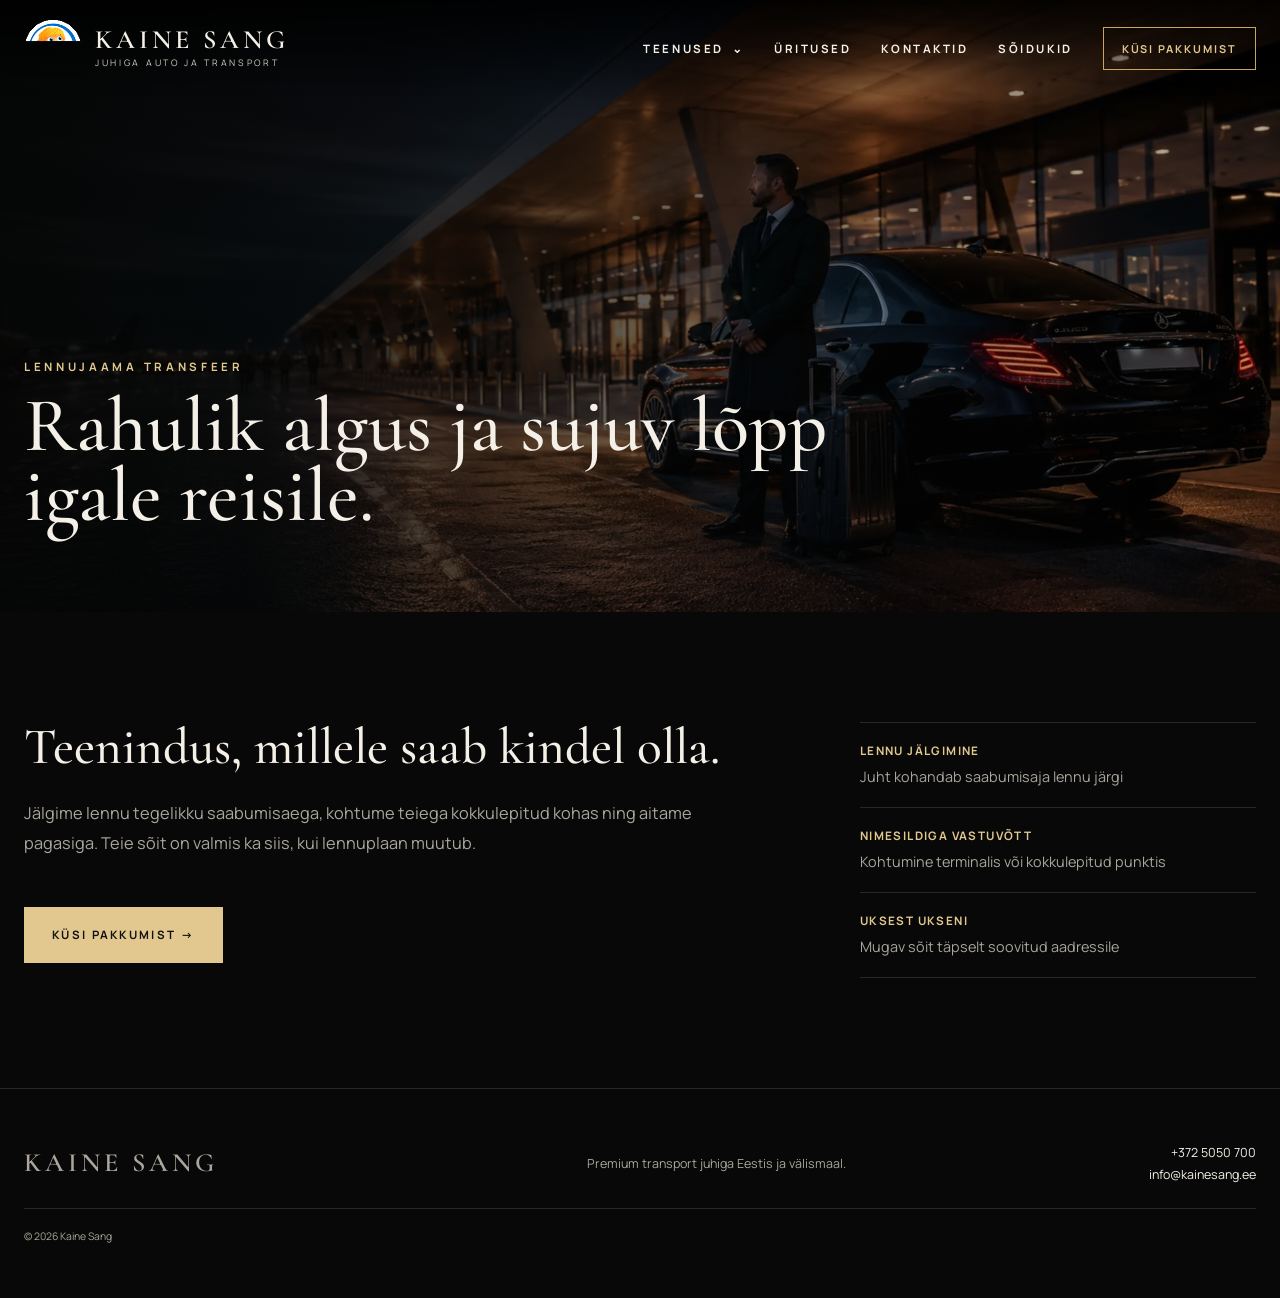
<file: lennujaama-transfeer.html>
<!doctype html><html lang="et"><head><meta charset="utf-8"><meta name="viewport" content="width=device-width,initial-scale=1,viewport-fit=cover"><title>Lennujaama transfeer | Kaine Sang</title><meta name="description" content="Rahulik algus ja sujuv lõpp igale reisile."><link rel="stylesheet" href="styles.css"></head><body style="--page-hero:url('assets/service-airport.webp')"><header class="site-header" data-header><a class="brand" href="index.html"><img src="assets/kaine-sang-logo.png" alt="" width="58" height="58"><span><b>Kaine Sang</b><small>Juhiga auto ja transport</small></span></a><button class="nav-toggle" aria-expanded="false" aria-controls="primary-nav" data-nav-toggle><i></i><i></i><i></i><span class="sr-only">Ava menüü</span></button><nav id="primary-nav" class="primary-nav" data-nav><div class="has-dropdown"><button class="nav-link dropdown-button" data-dropdown-button>Teenused <span>⌄</span></button><div class="dropdown-menu"><a href="lennujaama-transfeer.html">Lennujaama transfeer</a><a href="juhiga-auto-rent.html">Juhiga auto rent</a><a href="pulmaauto-rent.html">Pulmaauto rent</a><a href="urituste-transport.html">Ürituste transport</a><a href="julgestatud-transport.html">Julgestatud transport</a><a href="cateringi-transport.html">Cateringi transport</a><a href="sadamatransfeer.html">Sadamatransfeer</a><a href="linnadevaheline-transport.html">Linnadevaheline transport</a><a href="tunnipohine-transport.html">Tunnipõhine transport</a><a href="vip-ostusoit.html">VIP-ostusõidud</a><a href="kullertransport.html">Väikesaadetiste transport</a></div></div><a class="nav-link" href="uritused.html">Üritused</a><a class="nav-link" href="kontaktid.html">Kontaktid</a><a class="nav-link" href="index.html#soidukid">Sõidukid</a><a class="nav-cta" href="index.html#paring">Küsi pakkumist</a></nav></header><main><section class="page-hero"><div><p class="eyebrow">Lennujaama transfeer</p><h1>Rahulik algus ja sujuv lõpp igale reisile.</h1></div></section><section class="content-band"><div class="content-copy"><h2>Teenindus, millele saab kindel olla.</h2><p>Jälgime lennu tegelikku saabumisaega, kohtume teiega kokkulepitud kohas ning aitame pagasiga. Teie sõit on valmis ka siis, kui lennuplaan muutub.</p><a class="button button-gold page-cta" href="index.html#paring">Küsi pakkumist →</a></div><div class="feature-list"><div><strong>Lennu jälgimine</strong><span>Juht kohandab saabumisaja lennu järgi</span></div><div><strong>Nimesildiga vastuvõtt</strong><span>Kohtumine terminalis või kokkulepitud punktis</span></div><div><strong>Uksest ukseni</strong><span>Mugav sõit täpselt soovitud aadressile</span></div></div></section></main><footer class="site-footer"><a class="footer-brand" href="index.html">Kaine Sang</a><p>Premium transport juhiga Eestis ja välismaal.</p><div><a href="tel:+3725050700">+372 5050 700</a><a href="mailto:info@kainesang.ee">info@kainesang.ee</a></div><small>© <span data-year></span> Kaine Sang</small></footer><script src="script.js"></script></body></html>
</file>
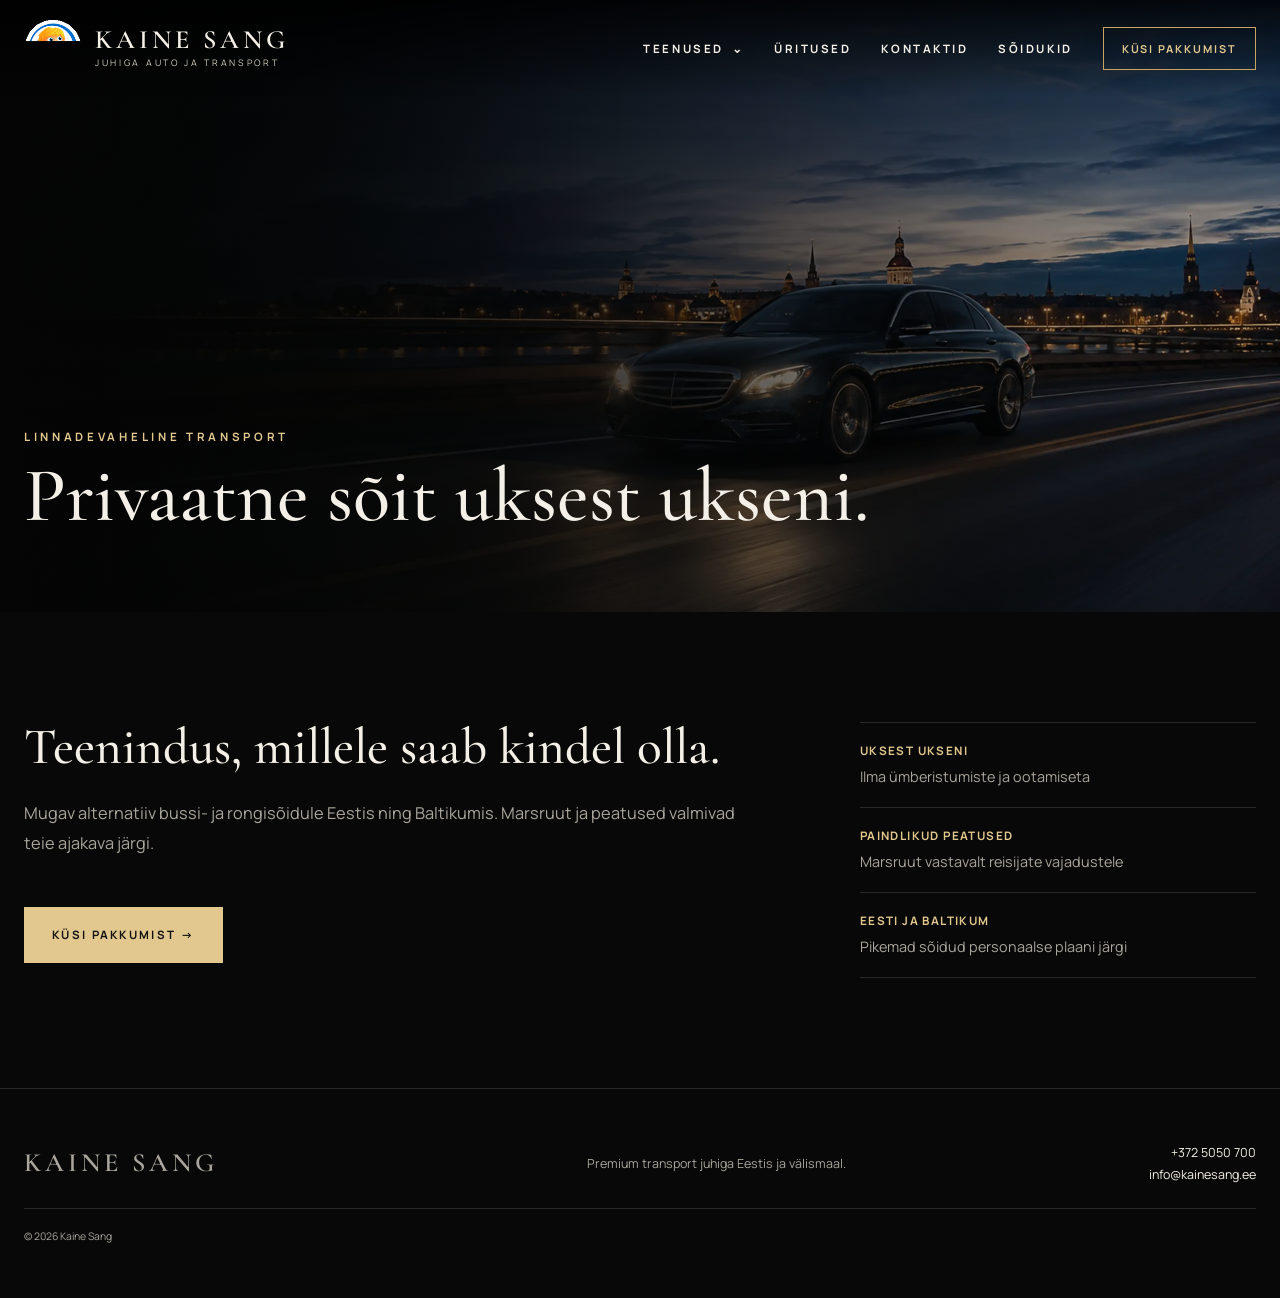
<file: linnadevaheline-transport.html>
<!doctype html>
<html lang="et">
  <head>
    <meta charset="utf-8" />
    <meta
      name="viewport"
      content="width=device-width,initial-scale=1,viewport-fit=cover"
    />
    <title>Linnadevaheline transport | Kaine Sang</title>
    <meta name="description" content="Privaatne sõit uksest ukseni." />
    <link rel="stylesheet" href="styles.css" />
  </head>
  <body style="--page-hero:url('assets/service-intercity.webp')">
    <header class="site-header" data-header>
      <a class="brand" href="index.html"
        ><img
          src="assets/kaine-sang-logo.png"
          alt=""
          width="58"
          height="58"
        /><span
          ><b>Kaine Sang</b><small>Juhiga auto ja transport</small></span
        ></a
      ><button
        class="nav-toggle"
        aria-expanded="false"
        aria-controls="primary-nav"
        data-nav-toggle
      >
        <i></i><i></i><i></i><span class="sr-only">Ava menüü</span>
      </button>
      <nav id="primary-nav" class="primary-nav" data-nav>
        <div class="has-dropdown">
          <button class="nav-link dropdown-button" data-dropdown-button>
            Teenused <span>⌄</span>
          </button>
          <div class="dropdown-menu">
            <a href="lennujaama-transfeer.html">Lennujaama transfeer</a
            ><a href="juhiga-auto-rent.html">Juhiga auto rent</a
            ><a href="pulmaauto-rent.html">Pulmaauto rent</a
            ><a href="urituste-transport.html">Ürituste transport</a
            ><a href="julgestatud-transport.html">Julgestatud transport</a
            ><a href="cateringi-transport.html">Cateringi transport</a
            ><a href="sadamatransfeer.html">Sadamatransfeer</a
            ><a href="linnadevaheline-transport.html"
              >Linnadevaheline transport</a
            ><a href="tunnipohine-transport.html">Tunnipõhine transport</a
            ><a href="vip-ostusoit.html">VIP-ostusõidud</a
            ><a href="kullertransport.html">Väikesaadetiste transport</a>
          </div>
        </div>
        <a class="nav-link" href="uritused.html">Üritused</a
        ><a class="nav-link" href="kontaktid.html">Kontaktid</a
        ><a class="nav-link" href="index.html#soidukid">Sõidukid</a
        ><a class="nav-cta" href="index.html#paring">Küsi pakkumist</a>
      </nav>
    </header>
    <main>
      <section class="page-hero">
        <div>
          <p class="eyebrow">Linnadevaheline transport</p>
          <h1>Privaatne sõit uksest ukseni.</h1>
        </div>
      </section>
      <section class="content-band">
        <div class="content-copy">
          <h2>Teenindus, millele saab kindel olla.</h2>
          <p>
            Mugav alternatiiv bussi- ja rongisõidule Eestis ning Baltikumis.
            Marsruut ja peatused valmivad teie ajakava järgi.
          </p>
          <a class="button button-gold page-cta" href="index.html#paring"
            >Küsi pakkumist →</a
          >
        </div>
        <div class="feature-list">
          <div>
            <strong>Uksest ukseni</strong
            ><span>Ilma ümberistumiste ja ootamiseta</span>
          </div>
          <div>
            <strong>Paindlikud peatused</strong
            ><span>Marsruut vastavalt reisijate vajadustele</span>
          </div>
          <div>
            <strong>Eesti ja Baltikum</strong
            ><span>Pikemad sõidud personaalse plaani järgi</span>
          </div>
        </div>
      </section>
    </main>
    <footer class="site-footer">
      <a class="footer-brand" href="index.html">Kaine Sang</a>
      <p>Premium transport juhiga Eestis ja välismaal.</p>
      <div>
        <a href="tel:+3725050700">+372 5050 700</a
        ><a href="mailto:info@kainesang.ee">info@kainesang.ee</a>
      </div>
      <small>© <span data-year></span> Kaine Sang</small>
    </footer>
    <script src="script.js"></script>
  </body>
</html>
</file>
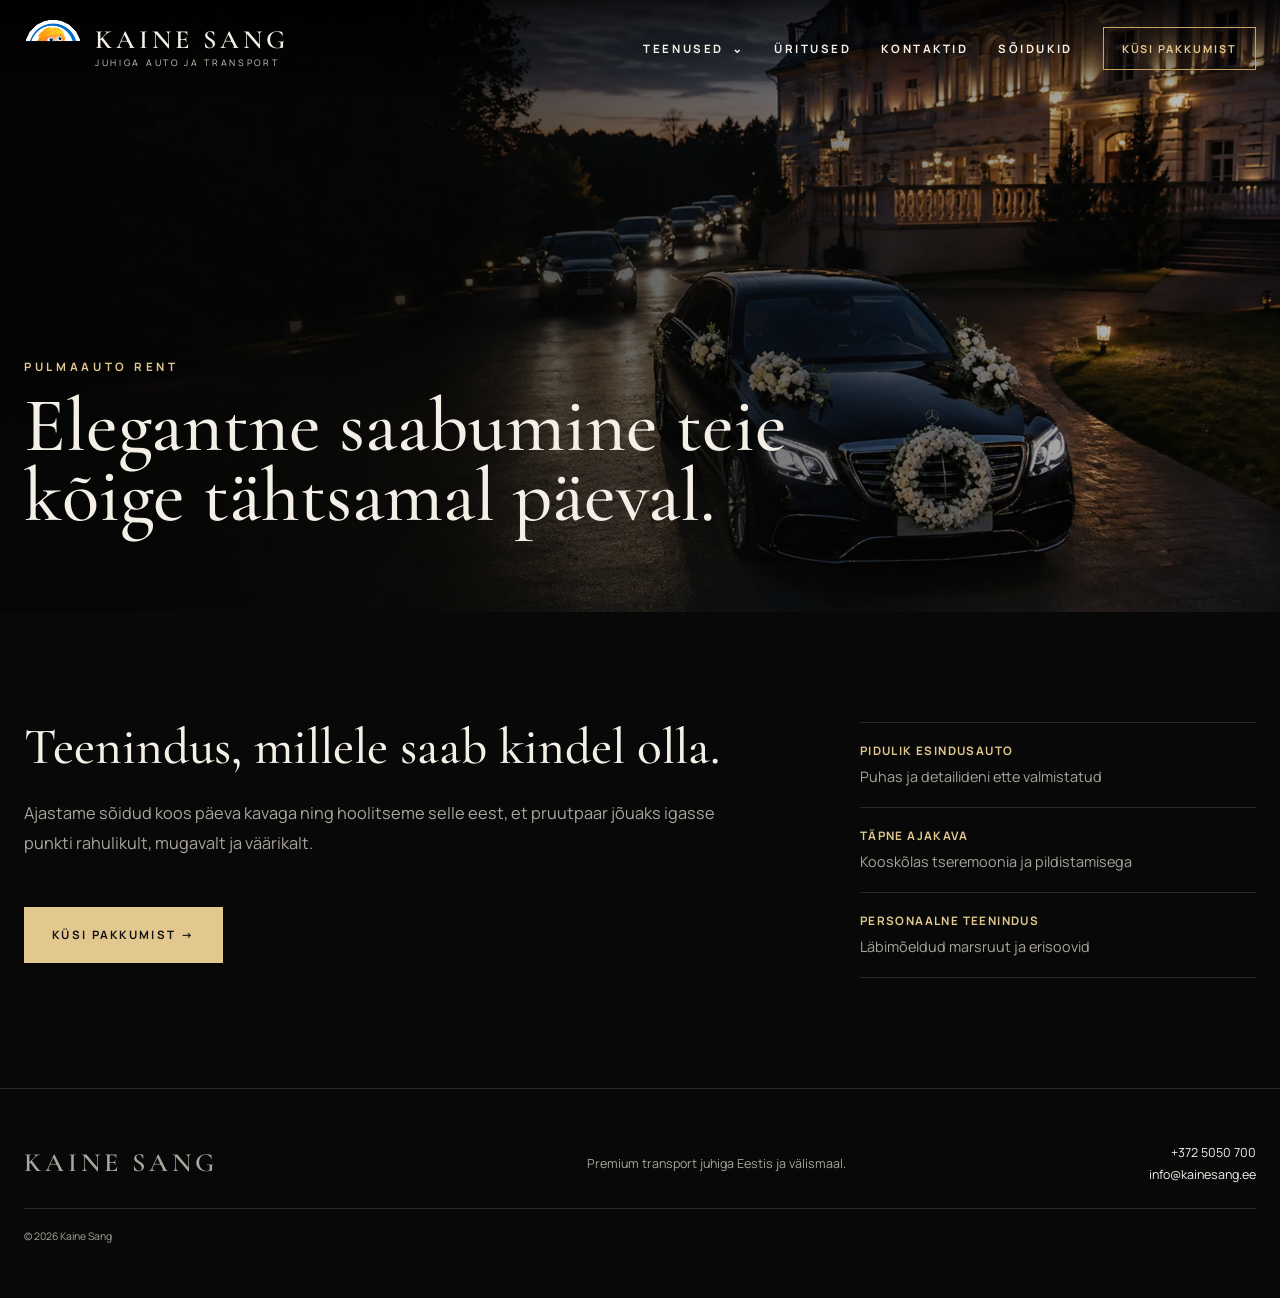
<file: pulmaauto-rent.html>
<!doctype html><html lang="et"><head><meta charset="utf-8"><meta name="viewport" content="width=device-width,initial-scale=1,viewport-fit=cover"><title>Pulmaauto rent | Kaine Sang</title><meta name="description" content="Elegantne saabumine teie kõige tähtsamal päeval."><link rel="stylesheet" href="styles.css"></head><body style="--page-hero:url('assets/service-wedding.webp')"><header class="site-header" data-header><a class="brand" href="index.html"><img src="assets/kaine-sang-logo.png" alt="" width="58" height="58"><span><b>Kaine Sang</b><small>Juhiga auto ja transport</small></span></a><button class="nav-toggle" aria-expanded="false" aria-controls="primary-nav" data-nav-toggle><i></i><i></i><i></i><span class="sr-only">Ava menüü</span></button><nav id="primary-nav" class="primary-nav" data-nav><div class="has-dropdown"><button class="nav-link dropdown-button" data-dropdown-button>Teenused <span>⌄</span></button><div class="dropdown-menu"><a href="lennujaama-transfeer.html">Lennujaama transfeer</a><a href="juhiga-auto-rent.html">Juhiga auto rent</a><a href="pulmaauto-rent.html">Pulmaauto rent</a><a href="urituste-transport.html">Ürituste transport</a><a href="julgestatud-transport.html">Julgestatud transport</a><a href="cateringi-transport.html">Cateringi transport</a><a href="sadamatransfeer.html">Sadamatransfeer</a><a href="linnadevaheline-transport.html">Linnadevaheline transport</a><a href="tunnipohine-transport.html">Tunnipõhine transport</a><a href="vip-ostusoit.html">VIP-ostusõidud</a><a href="kullertransport.html">Väikesaadetiste transport</a></div></div><a class="nav-link" href="uritused.html">Üritused</a><a class="nav-link" href="kontaktid.html">Kontaktid</a><a class="nav-link" href="index.html#soidukid">Sõidukid</a><a class="nav-cta" href="index.html#paring">Küsi pakkumist</a></nav></header><main><section class="page-hero"><div><p class="eyebrow">Pulmaauto rent</p><h1>Elegantne saabumine teie kõige tähtsamal päeval.</h1></div></section><section class="content-band"><div class="content-copy"><h2>Teenindus, millele saab kindel olla.</h2><p>Ajastame sõidud koos päeva kavaga ning hoolitseme selle eest, et pruutpaar jõuaks igasse punkti rahulikult, mugavalt ja väärikalt.</p><a class="button button-gold page-cta" href="index.html#paring">Küsi pakkumist →</a></div><div class="feature-list"><div><strong>Pidulik esindusauto</strong><span>Puhas ja detailideni ette valmistatud</span></div><div><strong>Täpne ajakava</strong><span>Kooskõlas tseremoonia ja pildistamisega</span></div><div><strong>Personaalne teenindus</strong><span>Läbimõeldud marsruut ja erisoovid</span></div></div></section></main><footer class="site-footer"><a class="footer-brand" href="index.html">Kaine Sang</a><p>Premium transport juhiga Eestis ja välismaal.</p><div><a href="tel:+3725050700">+372 5050 700</a><a href="mailto:info@kainesang.ee">info@kainesang.ee</a></div><small>© <span data-year></span> Kaine Sang</small></footer><script src="script.js"></script></body></html>
</file>
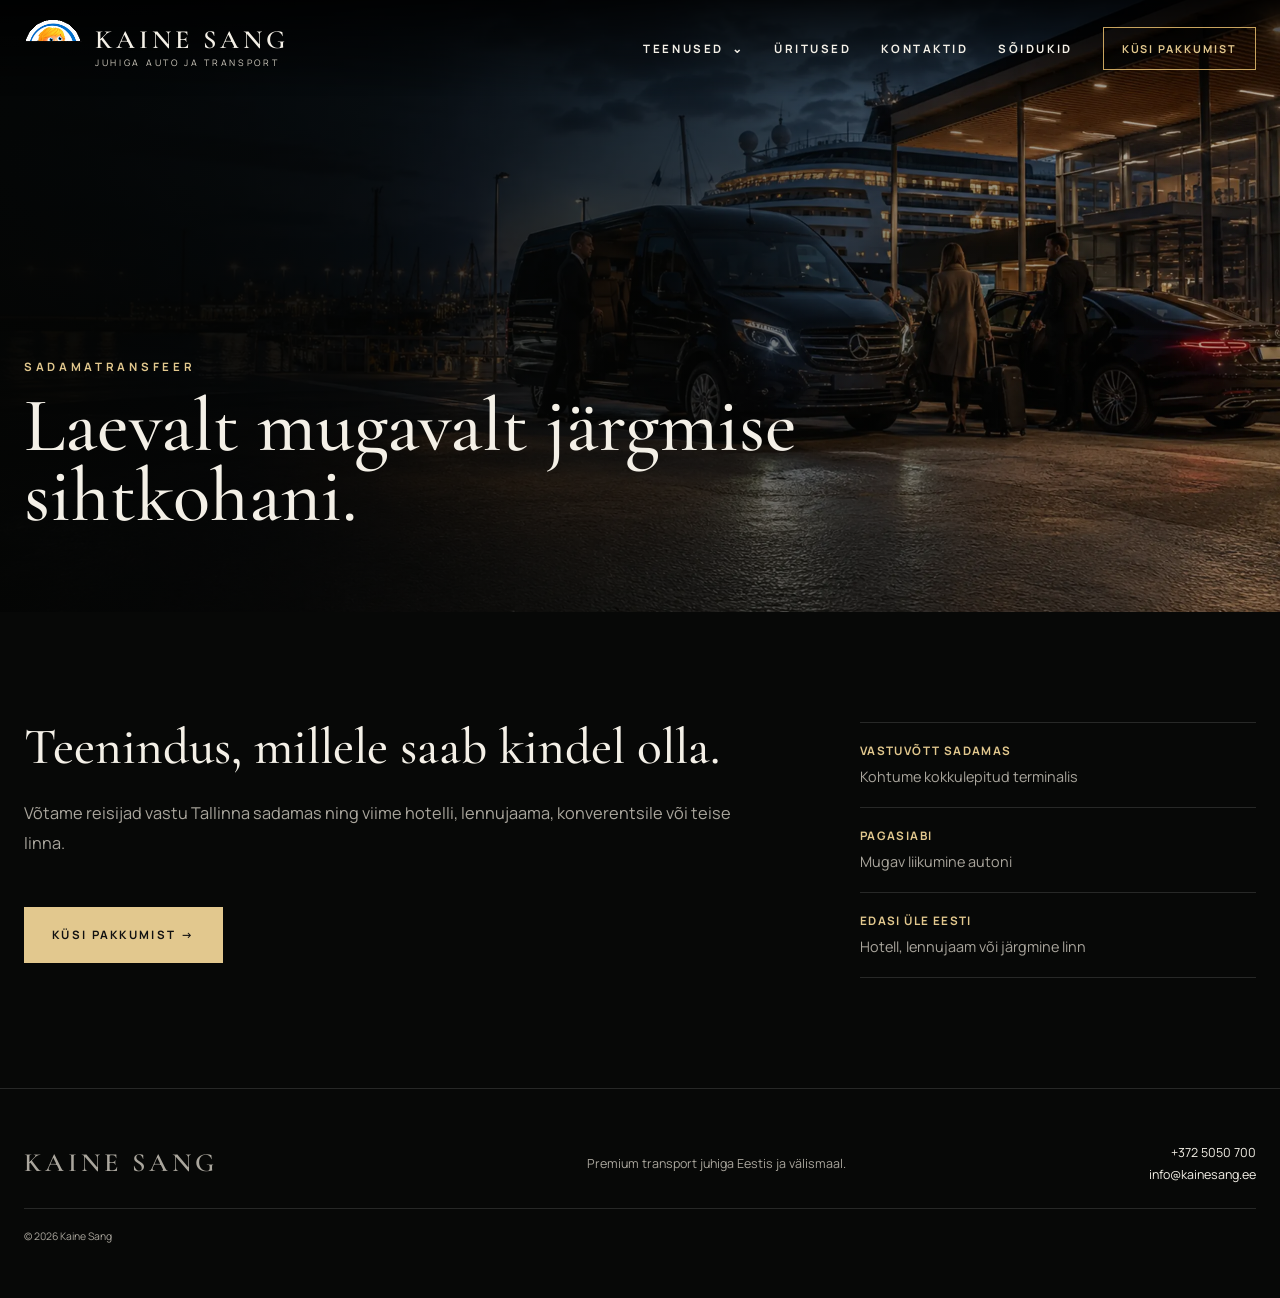
<file: sadamatransfeer.html>
<!doctype html>
<html lang="et">
  <head>
    <meta charset="utf-8" />
    <meta
      name="viewport"
      content="width=device-width,initial-scale=1,viewport-fit=cover"
    />
    <title>Sadamatransfeer | Kaine Sang</title>
    <meta name="description" content="Laevalt mugavalt järgmise sihtkohani." />
    <link rel="stylesheet" href="styles.css" />
  </head>
  <body style="--page-hero:url('assets/service-port.webp')">
    <header class="site-header" data-header>
      <a class="brand" href="index.html"
        ><img
          src="assets/kaine-sang-logo.png"
          alt=""
          width="58"
          height="58"
        /><span
          ><b>Kaine Sang</b><small>Juhiga auto ja transport</small></span
        ></a
      ><button
        class="nav-toggle"
        aria-expanded="false"
        aria-controls="primary-nav"
        data-nav-toggle
      >
        <i></i><i></i><i></i><span class="sr-only">Ava menüü</span>
      </button>
      <nav id="primary-nav" class="primary-nav" data-nav>
        <div class="has-dropdown">
          <button class="nav-link dropdown-button" data-dropdown-button>
            Teenused <span>⌄</span>
          </button>
          <div class="dropdown-menu">
            <a href="lennujaama-transfeer.html">Lennujaama transfeer</a
            ><a href="juhiga-auto-rent.html">Juhiga auto rent</a
            ><a href="pulmaauto-rent.html">Pulmaauto rent</a
            ><a href="urituste-transport.html">Ürituste transport</a
            ><a href="julgestatud-transport.html">Julgestatud transport</a
            ><a href="cateringi-transport.html">Cateringi transport</a
            ><a href="sadamatransfeer.html">Sadamatransfeer</a
            ><a href="linnadevaheline-transport.html"
              >Linnadevaheline transport</a
            ><a href="tunnipohine-transport.html">Tunnipõhine transport</a
            ><a href="vip-ostusoit.html">VIP-ostusõidud</a
            ><a href="kullertransport.html">Väikesaadetiste transport</a>
          </div>
        </div>
        <a class="nav-link" href="uritused.html">Üritused</a
        ><a class="nav-link" href="kontaktid.html">Kontaktid</a
        ><a class="nav-link" href="index.html#soidukid">Sõidukid</a
        ><a class="nav-cta" href="index.html#paring">Küsi pakkumist</a>
      </nav>
    </header>
    <main>
      <section class="page-hero">
        <div>
          <p class="eyebrow">Sadamatransfeer</p>
          <h1>Laevalt mugavalt järgmise sihtkohani.</h1>
        </div>
      </section>
      <section class="content-band">
        <div class="content-copy">
          <h2>Teenindus, millele saab kindel olla.</h2>
          <p>
            Võtame reisijad vastu Tallinna sadamas ning viime hotelli,
            lennujaama, konverentsile või teise linna.
          </p>
          <a class="button button-gold page-cta" href="index.html#paring"
            >Küsi pakkumist →</a
          >
        </div>
        <div class="feature-list">
          <div>
            <strong>Vastuvõtt sadamas</strong
            ><span>Kohtume kokkulepitud terminalis</span>
          </div>
          <div>
            <strong>Pagasiabi</strong><span>Mugav liikumine autoni</span>
          </div>
          <div>
            <strong>Edasi üle Eesti</strong
            ><span>Hotell, lennujaam või järgmine linn</span>
          </div>
        </div>
      </section>
    </main>
    <footer class="site-footer">
      <a class="footer-brand" href="index.html">Kaine Sang</a>
      <p>Premium transport juhiga Eestis ja välismaal.</p>
      <div>
        <a href="tel:+3725050700">+372 5050 700</a
        ><a href="mailto:info@kainesang.ee">info@kainesang.ee</a>
      </div>
      <small>© <span data-year></span> Kaine Sang</small>
    </footer>
    <script src="script.js"></script>
  </body>
</html>
</file>
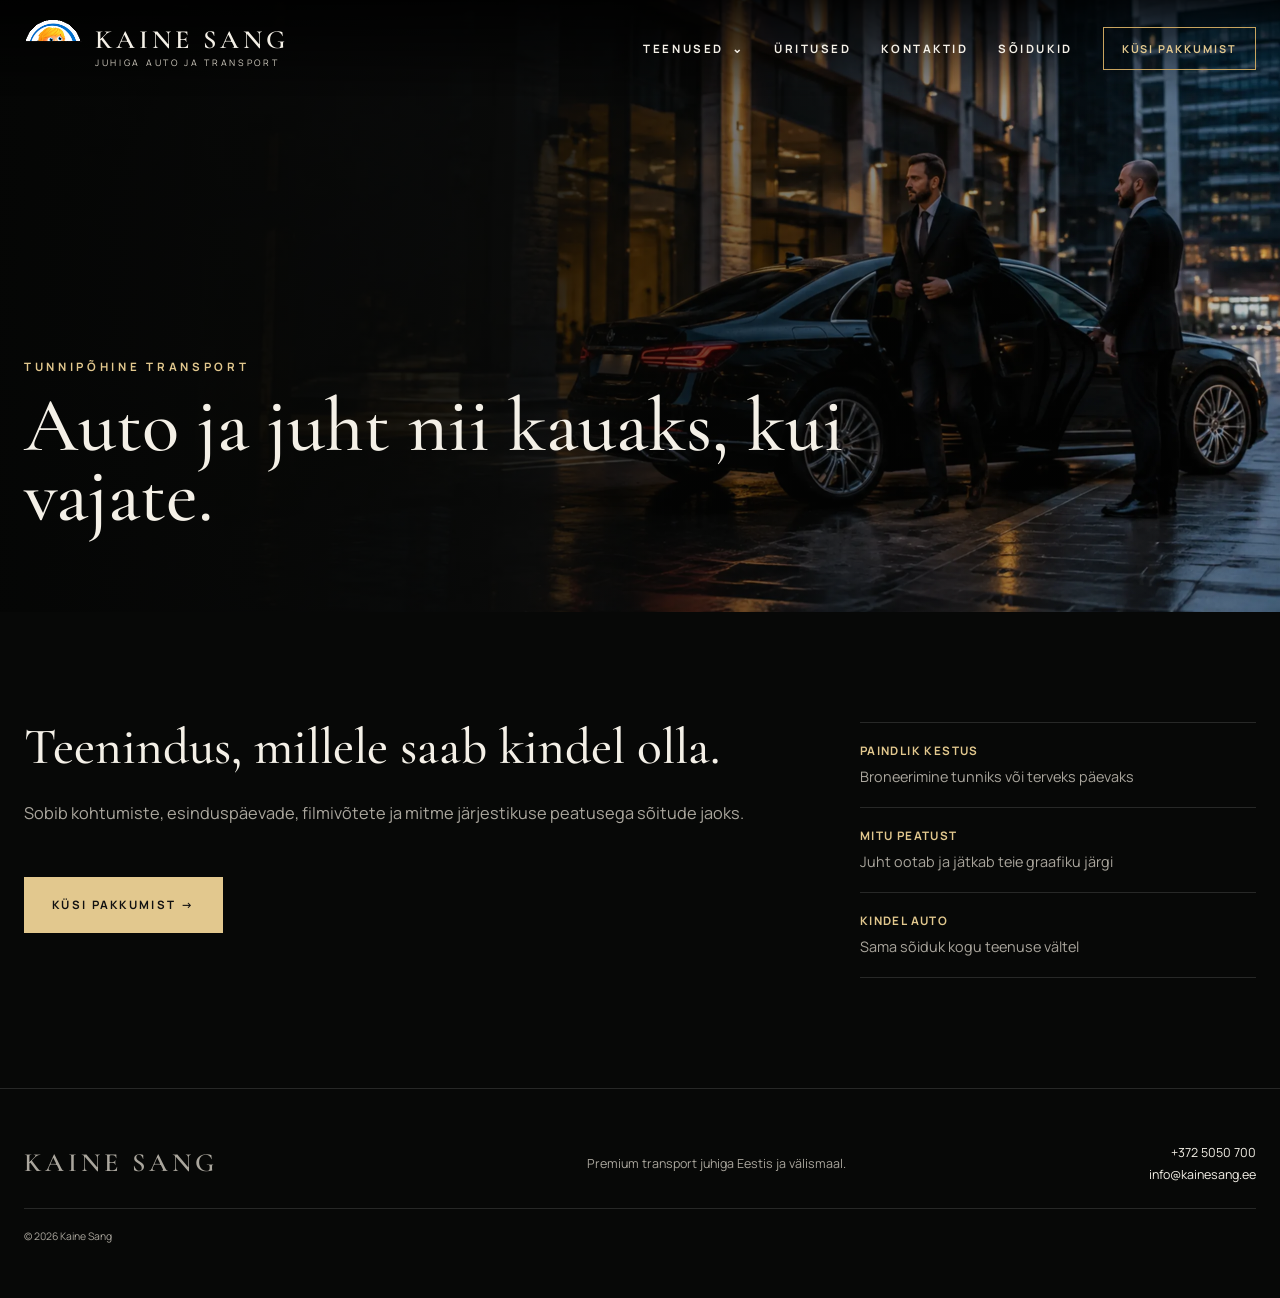
<file: tunnipohine-transport.html>
<!doctype html>
<html lang="et">
  <head>
    <meta charset="utf-8" />
    <meta
      name="viewport"
      content="width=device-width,initial-scale=1,viewport-fit=cover"
    />
    <title>Tunnipõhine transport | Kaine Sang</title>
    <meta name="description" content="Auto ja juht nii kauaks, kui vajate." />
    <link rel="stylesheet" href="styles.css" />
  </head>
  <body style="--page-hero:url('assets/service-hourly.webp')">
    <header class="site-header" data-header>
      <a class="brand" href="index.html"
        ><img
          src="assets/kaine-sang-logo.png"
          alt=""
          width="58"
          height="58"
        /><span
          ><b>Kaine Sang</b><small>Juhiga auto ja transport</small></span
        ></a
      ><button
        class="nav-toggle"
        aria-expanded="false"
        aria-controls="primary-nav"
        data-nav-toggle
      >
        <i></i><i></i><i></i><span class="sr-only">Ava menüü</span>
      </button>
      <nav id="primary-nav" class="primary-nav" data-nav>
        <div class="has-dropdown">
          <button class="nav-link dropdown-button" data-dropdown-button>
            Teenused <span>⌄</span>
          </button>
          <div class="dropdown-menu">
            <a href="lennujaama-transfeer.html">Lennujaama transfeer</a
            ><a href="juhiga-auto-rent.html">Juhiga auto rent</a
            ><a href="pulmaauto-rent.html">Pulmaauto rent</a
            ><a href="urituste-transport.html">Ürituste transport</a
            ><a href="julgestatud-transport.html">Julgestatud transport</a
            ><a href="cateringi-transport.html">Cateringi transport</a
            ><a href="sadamatransfeer.html">Sadamatransfeer</a
            ><a href="linnadevaheline-transport.html"
              >Linnadevaheline transport</a
            ><a href="tunnipohine-transport.html">Tunnipõhine transport</a
            ><a href="vip-ostusoit.html">VIP-ostusõidud</a
            ><a href="kullertransport.html">Väikesaadetiste transport</a>
          </div>
        </div>
        <a class="nav-link" href="uritused.html">Üritused</a
        ><a class="nav-link" href="kontaktid.html">Kontaktid</a
        ><a class="nav-link" href="index.html#soidukid">Sõidukid</a
        ><a class="nav-cta" href="index.html#paring">Küsi pakkumist</a>
      </nav>
    </header>
    <main>
      <section class="page-hero">
        <div>
          <p class="eyebrow">Tunnipõhine transport</p>
          <h1>Auto ja juht nii kauaks, kui vajate.</h1>
        </div>
      </section>
      <section class="content-band">
        <div class="content-copy">
          <h2>Teenindus, millele saab kindel olla.</h2>
          <p>
            Sobib kohtumiste, esinduspäevade, filmivõtete ja mitme järjestikuse
            peatusega sõitude jaoks.
          </p>
          <a class="button button-gold page-cta" href="index.html#paring"
            >Küsi pakkumist →</a
          >
        </div>
        <div class="feature-list">
          <div>
            <strong>Paindlik kestus</strong
            ><span>Broneerimine tunniks või terveks päevaks</span>
          </div>
          <div>
            <strong>Mitu peatust</strong
            ><span>Juht ootab ja jätkab teie graafiku järgi</span>
          </div>
          <div>
            <strong>Kindel auto</strong
            ><span>Sama sõiduk kogu teenuse vältel</span>
          </div>
        </div>
      </section>
    </main>
    <footer class="site-footer">
      <a class="footer-brand" href="index.html">Kaine Sang</a>
      <p>Premium transport juhiga Eestis ja välismaal.</p>
      <div>
        <a href="tel:+3725050700">+372 5050 700</a
        ><a href="mailto:info@kainesang.ee">info@kainesang.ee</a>
      </div>
      <small>© <span data-year></span> Kaine Sang</small>
    </footer>
    <script src="script.js"></script>
  </body>
</html>
</file>
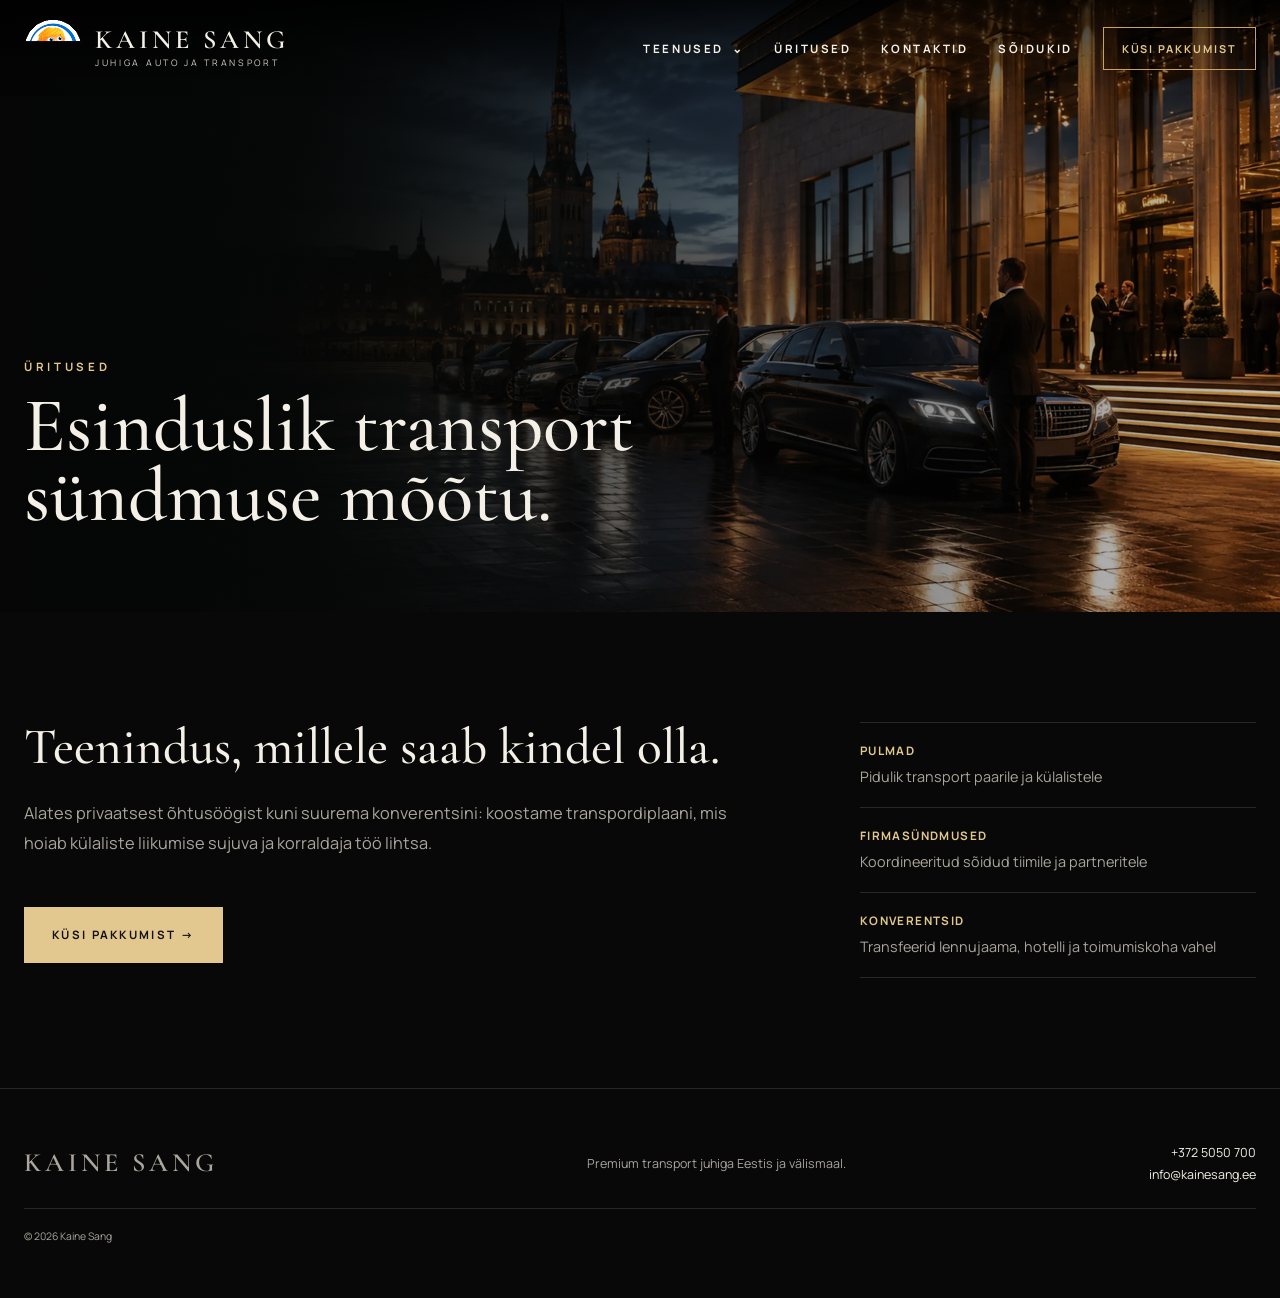
<file: uritused.html>
<!doctype html><html lang="et"><head><meta charset="utf-8"><meta name="viewport" content="width=device-width,initial-scale=1,viewport-fit=cover"><title>Üritused | Kaine Sang</title><meta name="description" content="Esinduslik transport sündmuse mõõtu."><link rel="stylesheet" href="styles.css"></head><body style="--page-hero:url('assets/page-events.webp')"><header class="site-header" data-header><a class="brand" href="index.html"><img src="assets/kaine-sang-logo.png" alt="" width="58" height="58"><span><b>Kaine Sang</b><small>Juhiga auto ja transport</small></span></a><button class="nav-toggle" aria-expanded="false" aria-controls="primary-nav" data-nav-toggle><i></i><i></i><i></i><span class="sr-only">Ava menüü</span></button><nav id="primary-nav" class="primary-nav" data-nav><div class="has-dropdown"><button class="nav-link dropdown-button" data-dropdown-button>Teenused <span>⌄</span></button><div class="dropdown-menu"><a href="lennujaama-transfeer.html">Lennujaama transfeer</a><a href="juhiga-auto-rent.html">Juhiga auto rent</a><a href="pulmaauto-rent.html">Pulmaauto rent</a><a href="urituste-transport.html">Ürituste transport</a><a href="julgestatud-transport.html">Julgestatud transport</a><a href="cateringi-transport.html">Cateringi transport</a><a href="sadamatransfeer.html">Sadamatransfeer</a><a href="linnadevaheline-transport.html">Linnadevaheline transport</a><a href="tunnipohine-transport.html">Tunnipõhine transport</a><a href="vip-ostusoit.html">VIP-ostusõidud</a><a href="kullertransport.html">Väikesaadetiste transport</a></div></div><a class="nav-link" href="uritused.html">Üritused</a><a class="nav-link" href="kontaktid.html">Kontaktid</a><a class="nav-link" href="index.html#soidukid">Sõidukid</a><a class="nav-cta" href="index.html#paring">Küsi pakkumist</a></nav></header><main><section class="page-hero"><div><p class="eyebrow">Üritused</p><h1>Esinduslik transport sündmuse mõõtu.</h1></div></section><section class="content-band"><div class="content-copy"><h2>Teenindus, millele saab kindel olla.</h2><p>Alates privaatsest õhtusöögist kuni suurema konverentsini: koostame transpordiplaani, mis hoiab külaliste liikumise sujuva ja korraldaja töö lihtsa.</p><a class="button button-gold page-cta" href="index.html#paring">Küsi pakkumist →</a></div><div class="feature-list"><div><strong>Pulmad</strong><span>Pidulik transport paarile ja külalistele</span></div><div><strong>Firmasündmused</strong><span>Koordineeritud sõidud tiimile ja partneritele</span></div><div><strong>Konverentsid</strong><span>Transfeerid lennujaama, hotelli ja toimumiskoha vahel</span></div></div></section></main><footer class="site-footer"><a class="footer-brand" href="index.html">Kaine Sang</a><p>Premium transport juhiga Eestis ja välismaal.</p><div><a href="tel:+3725050700">+372 5050 700</a><a href="mailto:info@kainesang.ee">info@kainesang.ee</a></div><small>© <span data-year></span> Kaine Sang</small></footer><script src="script.js"></script></body></html>
</file>
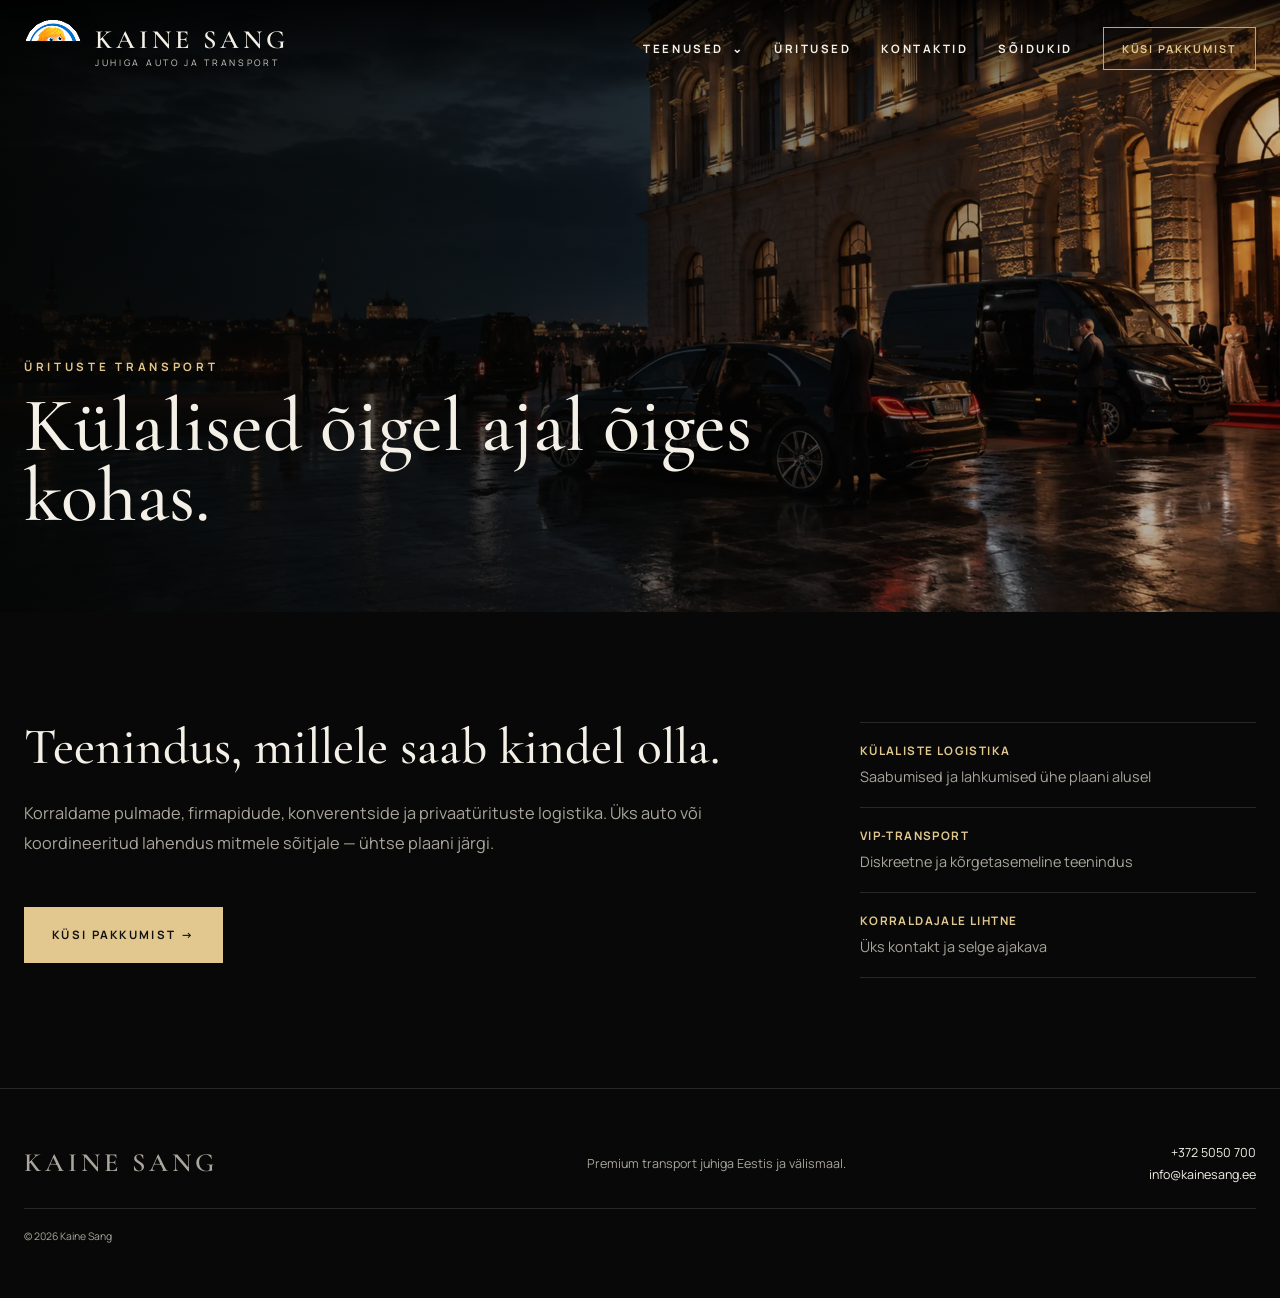
<file: urituste-transport.html>
<!doctype html><html lang="et"><head><meta charset="utf-8"><meta name="viewport" content="width=device-width,initial-scale=1,viewport-fit=cover"><title>Ürituste transport | Kaine Sang</title><meta name="description" content="Külalised õigel ajal õiges kohas."><link rel="stylesheet" href="styles.css"></head><body style="--page-hero:url('assets/service-events.webp')"><header class="site-header" data-header><a class="brand" href="index.html"><img src="assets/kaine-sang-logo.png" alt="" width="58" height="58"><span><b>Kaine Sang</b><small>Juhiga auto ja transport</small></span></a><button class="nav-toggle" aria-expanded="false" aria-controls="primary-nav" data-nav-toggle><i></i><i></i><i></i><span class="sr-only">Ava menüü</span></button><nav id="primary-nav" class="primary-nav" data-nav><div class="has-dropdown"><button class="nav-link dropdown-button" data-dropdown-button>Teenused <span>⌄</span></button><div class="dropdown-menu"><a href="lennujaama-transfeer.html">Lennujaama transfeer</a><a href="juhiga-auto-rent.html">Juhiga auto rent</a><a href="pulmaauto-rent.html">Pulmaauto rent</a><a href="urituste-transport.html">Ürituste transport</a><a href="julgestatud-transport.html">Julgestatud transport</a><a href="cateringi-transport.html">Cateringi transport</a><a href="sadamatransfeer.html">Sadamatransfeer</a><a href="linnadevaheline-transport.html">Linnadevaheline transport</a><a href="tunnipohine-transport.html">Tunnipõhine transport</a><a href="vip-ostusoit.html">VIP-ostusõidud</a><a href="kullertransport.html">Väikesaadetiste transport</a></div></div><a class="nav-link" href="uritused.html">Üritused</a><a class="nav-link" href="kontaktid.html">Kontaktid</a><a class="nav-link" href="index.html#soidukid">Sõidukid</a><a class="nav-cta" href="index.html#paring">Küsi pakkumist</a></nav></header><main><section class="page-hero"><div><p class="eyebrow">Ürituste transport</p><h1>Külalised õigel ajal õiges kohas.</h1></div></section><section class="content-band"><div class="content-copy"><h2>Teenindus, millele saab kindel olla.</h2><p>Korraldame pulmade, firmapidude, konverentside ja privaatürituste logistika. Üks auto või koordineeritud lahendus mitmele sõitjale — ühtse plaani järgi.</p><a class="button button-gold page-cta" href="index.html#paring">Küsi pakkumist →</a></div><div class="feature-list"><div><strong>Külaliste logistika</strong><span>Saabumised ja lahkumised ühe plaani alusel</span></div><div><strong>VIP-transport</strong><span>Diskreetne ja kõrgetasemeline teenindus</span></div><div><strong>Korraldajale lihtne</strong><span>Üks kontakt ja selge ajakava</span></div></div></section></main><footer class="site-footer"><a class="footer-brand" href="index.html">Kaine Sang</a><p>Premium transport juhiga Eestis ja välismaal.</p><div><a href="tel:+3725050700">+372 5050 700</a><a href="mailto:info@kainesang.ee">info@kainesang.ee</a></div><small>© <span data-year></span> Kaine Sang</small></footer><script src="script.js"></script></body></html>
</file>
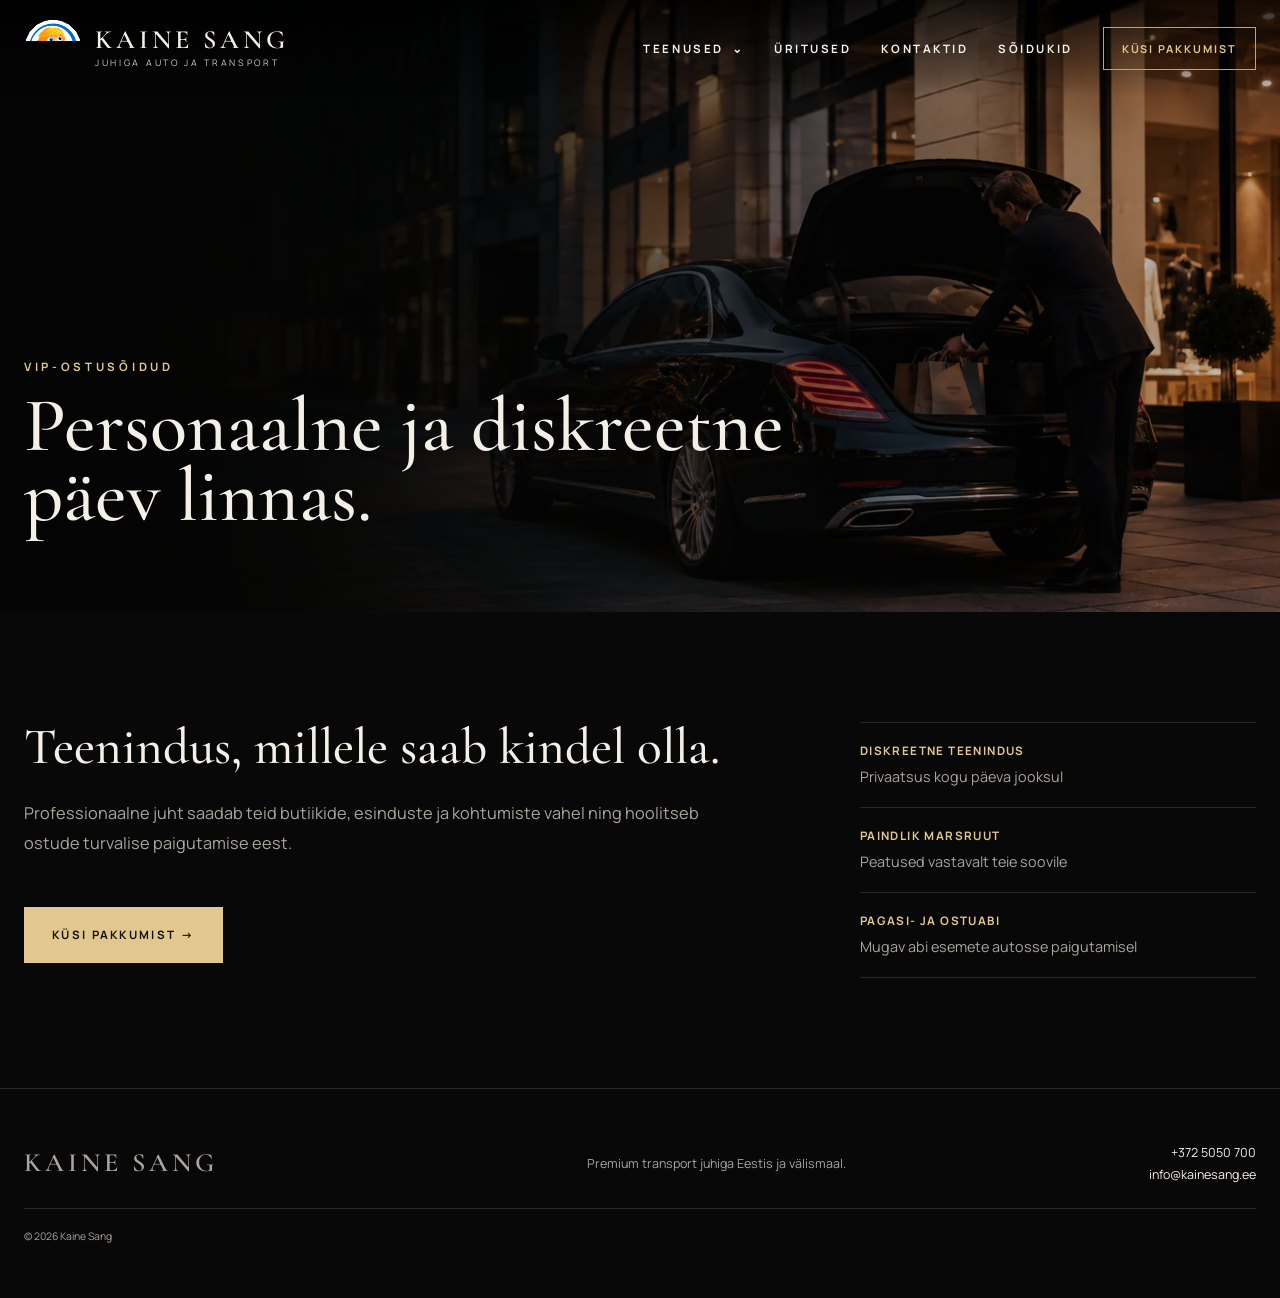
<file: vip-ostusoit.html>
<!doctype html>
<html lang="et">
  <head>
    <meta charset="utf-8" />
    <meta
      name="viewport"
      content="width=device-width,initial-scale=1,viewport-fit=cover"
    />
    <title>VIP-ostusõidud | Kaine Sang</title>
    <meta name="description" content="Personaalne ja diskreetne päev linnas." />
    <link rel="stylesheet" href="styles.css" />
  </head>
  <body style="--page-hero:url('assets/service-shopping.webp')">
    <header class="site-header" data-header>
      <a class="brand" href="index.html"
        ><img
          src="assets/kaine-sang-logo.png"
          alt=""
          width="58"
          height="58"
        /><span
          ><b>Kaine Sang</b><small>Juhiga auto ja transport</small></span
        ></a
      ><button
        class="nav-toggle"
        aria-expanded="false"
        aria-controls="primary-nav"
        data-nav-toggle
      >
        <i></i><i></i><i></i><span class="sr-only">Ava menüü</span>
      </button>
      <nav id="primary-nav" class="primary-nav" data-nav>
        <div class="has-dropdown">
          <button class="nav-link dropdown-button" data-dropdown-button>
            Teenused <span>⌄</span>
          </button>
          <div class="dropdown-menu">
            <a href="lennujaama-transfeer.html">Lennujaama transfeer</a
            ><a href="juhiga-auto-rent.html">Juhiga auto rent</a
            ><a href="pulmaauto-rent.html">Pulmaauto rent</a
            ><a href="urituste-transport.html">Ürituste transport</a
            ><a href="julgestatud-transport.html">Julgestatud transport</a
            ><a href="cateringi-transport.html">Cateringi transport</a
            ><a href="sadamatransfeer.html">Sadamatransfeer</a
            ><a href="linnadevaheline-transport.html"
              >Linnadevaheline transport</a
            ><a href="tunnipohine-transport.html">Tunnipõhine transport</a
            ><a href="vip-ostusoit.html">VIP-ostusõidud</a
            ><a href="kullertransport.html">Väikesaadetiste transport</a>
          </div>
        </div>
        <a class="nav-link" href="uritused.html">Üritused</a
        ><a class="nav-link" href="kontaktid.html">Kontaktid</a
        ><a class="nav-link" href="index.html#soidukid">Sõidukid</a
        ><a class="nav-cta" href="index.html#paring">Küsi pakkumist</a>
      </nav>
    </header>
    <main>
      <section class="page-hero">
        <div>
          <p class="eyebrow">VIP-ostusõidud</p>
          <h1>Personaalne ja diskreetne päev linnas.</h1>
        </div>
      </section>
      <section class="content-band">
        <div class="content-copy">
          <h2>Teenindus, millele saab kindel olla.</h2>
          <p>
            Professionaalne juht saadab teid butiikide, esinduste ja kohtumiste
            vahel ning hoolitseb ostude turvalise paigutamise eest.
          </p>
          <a class="button button-gold page-cta" href="index.html#paring"
            >Küsi pakkumist →</a
          >
        </div>
        <div class="feature-list">
          <div>
            <strong>Diskreetne teenindus</strong
            ><span>Privaatsus kogu päeva jooksul</span>
          </div>
          <div>
            <strong>Paindlik marsruut</strong
            ><span>Peatused vastavalt teie soovile</span>
          </div>
          <div>
            <strong>Pagasi- ja ostuabi</strong
            ><span>Mugav abi esemete autosse paigutamisel</span>
          </div>
        </div>
      </section>
    </main>
    <footer class="site-footer">
      <a class="footer-brand" href="index.html">Kaine Sang</a>
      <p>Premium transport juhiga Eestis ja välismaal.</p>
      <div>
        <a href="tel:+3725050700">+372 5050 700</a
        ><a href="mailto:info@kainesang.ee">info@kainesang.ee</a>
      </div>
      <small>© <span data-year></span> Kaine Sang</small>
    </footer>
    <script src="script.js"></script>
  </body>
</html>
</file>
<file: styles.css>
@import url("https://fonts.googleapis.com/css2?family=Cormorant+Garamond:wght@500;600&family=Manrope:wght@400;500;600;700&display=swap");
:root {
  --black: #070807;
  --surface: #0e100f;
  --ivory: #f4f0e7;
  --muted: #aaa69d;
  --gold: #c8a45f;
  --gold2: #e2c88e;
  --line: #ffffff21;
  --max: 1440px;
  font-family: Manrope, Arial, sans-serif;
  color-scheme: dark;
}
* {
  box-sizing: border-box;
}
html {
  scroll-behavior: smooth;
}
body {
  margin: 0;
  min-width: 320px;
  background: var(--black);
  color: var(--ivory);
}
a {
  color: inherit;
  text-decoration: none;
}
button,
input,
select,
textarea {
  font: inherit;
}
.sr-only {
  position: absolute;
  width: 1px;
  height: 1px;
  overflow: hidden;
  clip: rect(0, 0, 0, 0);
}
.site-header {
  position: fixed;
  inset: 0 0 auto;
  z-index: 50;
  height: 96px;
  display: flex;
  align-items: center;
  justify-content: space-between;
  padding: 0 max(24px, calc((100vw - var(--max)) / 2));
  background: linear-gradient(#000c, transparent);
  transition: 0.25s;
}
.site-header.is-scrolled {
  height: 78px;
  background: #070807f5;
  border-bottom: 1px solid var(--line);
  backdrop-filter: blur(12px);
}
.brand {
  display: flex;
  align-items: center;
  gap: 13px;
}
.brand img {
  width: 58px;
  height: 58px;
  object-fit: contain;
}
.brand > span {
  display: grid;
  gap: 3px;
}
.brand b,
.footer-brand {
  font:
    600 1.65rem/1 "Cormorant Garamond",
    serif;
  letter-spacing: 0.15em;
  text-transform: uppercase;
}
.brand small {
  font-size: 0.56rem;
  letter-spacing: 0.3em;
  text-transform: uppercase;
  color: #d1ccc0;
  white-space: nowrap;
}
.primary-nav {
  display: flex;
  align-items: center;
  gap: 30px;
}
.nav-link,
.dropdown-button {
  display: flex;
  align-items: center;
  gap: 8px;
  height: 48px;
  padding: 0;
  border: 0;
  background: none;
  color: var(--ivory);
  font-size: 0.72rem;
  font-weight: 700;
  letter-spacing: 0.22em;
  text-transform: uppercase;
  cursor: pointer;
}
.nav-link:hover,
.dropdown-button:hover {
  color: var(--gold2);
}
.has-dropdown {
  position: relative;
}
.dropdown-menu {
  position: absolute;
  top: 48px;
  left: 50%;
  width: 280px;
  display: grid;
  background: #0c0e0dfc;
  border: 1px solid var(--line);
  box-shadow: 0 24px 70px #0008;
  opacity: 0;
  visibility: hidden;
  transform: translate(-50%, -8px);
  transition: 0.2s;
  max-height: calc(100vh - 120px);
  overflow-y: auto;
}
.has-dropdown:hover .dropdown-menu,
.has-dropdown:focus-within .dropdown-menu,
.has-dropdown.is-open .dropdown-menu {
  opacity: 1;
  visibility: visible;
  transform: translate(-50%, 0);
}
.dropdown-menu a {
  padding: 17px 20px;
  border-bottom: 1px solid var(--line);
  font-size: 0.83rem;
  color: #d8d4cc;
}
.dropdown-menu a:hover {
  color: var(--gold2);
  background: #c8a45f14;
}
.nav-cta {
  padding: 13px 18px;
  border: 1px solid var(--gold);
  color: var(--gold2);
  font-size: 0.68rem;
  font-weight: 700;
  letter-spacing: 0.18em;
  text-transform: uppercase;
}
.nav-toggle {
  display: none;
  width: 46px;
  height: 46px;
  padding: 11px;
  border: 1px solid var(--line);
  background: #0005;
}
.nav-toggle i {
  display: block;
  height: 1px;
  margin: 5px 0;
  background: var(--ivory);
}
.hero {
  min-height: 100svh;
  display: flex;
  align-items: flex-end;
  padding: 150px max(24px, calc((100vw - var(--max)) / 2)) 11vh;
  background:
    linear-gradient(90deg, #030403e8 0%, #0304038c 47%, #0304031f 80%),
    linear-gradient(0deg, #070807aa, transparent 40%),
    url("assets/hero-transport-4k-v2.webp") center/cover no-repeat;
}
.hero-copy {
  max-width: 780px;
}
.eyebrow {
  margin: 0 0 17px;
  color: var(--gold2);
  font-size: 0.72rem;
  font-weight: 700;
  letter-spacing: 0.32em;
  text-transform: uppercase;
}
.hero h1,
.page-hero h1,
h2 {
  font-family: "Cormorant Garamond", serif;
  font-weight: 500;
}
.hero h1 {
  margin: 0;
  font-size: clamp(3.4rem, 7vw, 7rem);
  line-height: 0.82;
  letter-spacing: -0.035em;
}
.hero h1 em {
  color: var(--gold2);
  font-weight: 500;
}
.lead {
  max-width: 590px;
  margin: 28px 0;
  color: #d4d0c8;
  font-size: clamp(1rem, 1.4vw, 1.2rem);
  line-height: 1.75;
}
.hero-actions {
  display: flex;
  align-items: center;
  gap: 30px;
  margin-top: 32px;
}
.button {
  display: inline-flex;
  align-items: center;
  justify-content: center;
  gap: 14px;
  min-height: 56px;
  padding: 0 28px;
  border: 0;
  font-size: 0.72rem;
  font-weight: 700;
  letter-spacing: 0.2em;
  text-transform: uppercase;
  cursor: pointer;
}
.button-gold {
  color: #111;
  background: var(--gold2);
}
.button-gold:hover {
  background: #f0d9a5;
}
.text-link {
  padding: 13px 0;
  border-bottom: 1px solid var(--line);
  font-size: 0.75rem;
  font-weight: 600;
  letter-spacing: 0.12em;
  text-transform: uppercase;
}
.trust-row {
  display: flex;
  gap: 30px;
  margin-top: 50px;
  color: #c3beb5;
  font-size: 0.72rem;
}
.trust-row span:before {
  content: "◆";
  margin-right: 10px;
  color: var(--gold);
  font-size: 0.48rem;
}
.services-section,
.content-band {
  max-width: var(--max);
  margin: auto;
  padding: 110px 24px;
}
.section-heading {
  display: grid;
  grid-template-columns: 1.2fr 0.8fr;
  align-items: end;
  gap: 70px;
  margin-bottom: 55px;
}
.section-heading h2,
.quote-intro h2 {
  margin: 0;
  font-size: clamp(2.8rem, 5vw, 5rem);
  line-height: 1;
}
.section-heading > p,
.quote-intro > p {
  margin: 0;
  color: var(--muted);
  line-height: 1.8;
}
.services-grid {
  display: grid;
  grid-template-columns: repeat(6, 1fr);
  border-top: 1px solid var(--line);
  border-left: 1px solid var(--line);
}
.service-card {
  grid-column: span 2;
  min-height: 300px;
  display: flex;
  flex-direction: column;
  padding: 32px;
  border-right: 1px solid var(--line);
  border-bottom: 1px solid var(--line);
  transition: 0.25s;
  position: relative;
  isolation: isolate;
  overflow: hidden;
  background: #0e100f;
}
.service-card[style]::before {
  content: "";
  position: absolute;
  inset: 0;
  z-index: -1;
  background:
    linear-gradient(180deg, #080a08b8 0%, #080a08ed 76%),
    var(--service-image) center / cover;
  opacity: 0.72;
  transition: transform 0.5s ease, opacity 0.3s ease;
}
.service-card[style]:hover::before {
  transform: scale(1.035);
  opacity: 0.9;
}
.service-card:nth-child(n + 4) {
  grid-column: span 3;
}
.service-card:hover {
  background: #131513;
  transform: translateY(-4px);
}
.service-card > span {
  color: var(--gold);
  font:
    500 1.2rem "Cormorant Garamond",
    serif;
}
.service-card h3 {
  max-width: 260px;
  margin: 52px 0 16px;
  font:
    500 2rem/1.05 "Cormorant Garamond",
    serif;
}
.service-card p {
  margin: 0;
  color: var(--muted);
  font-size: 0.9rem;
  line-height: 1.7;
}
.service-card b {
  margin-top: auto;
  padding-top: 25px;
  color: var(--gold2);
  font-size: 0.66rem;
  letter-spacing: 0.16em;
  text-transform: uppercase;
}
.quote-section {
  display: grid;
  grid-template-columns: 0.85fr 1.15fr;
  gap: clamp(50px, 9vw, 130px);
  padding: 110px max(24px, calc((100vw - var(--max)) / 2));
  background: var(--surface);
}
.fleet-section {
  max-width: var(--max);
  margin: auto;
  padding: 110px 24px;
}
.fleet-heading {
  display: grid;
  grid-template-columns: 1.2fr 0.8fr;
  align-items: end;
  gap: 70px;
}
.fleet-heading h2 {
  margin: 0;
  font-size: clamp(2.8rem, 5vw, 5rem);
  line-height: 1;
}
.fleet-heading > p {
  margin: 0;
  color: var(--muted);
  line-height: 1.8;
}
.fleet-filters {
  display: flex;
  flex-wrap: wrap;
  gap: 8px;
  margin: 45px 0 30px;
  padding: 8px;
  background: #111513;
  border: 1px solid var(--line);
}
.fleet-filters button {
  min-height: 44px;
  padding: 0 20px;
  border: 0;
  background: transparent;
  color: var(--muted);
  font-size: 0.68rem;
  font-weight: 700;
  letter-spacing: 0.12em;
  text-transform: uppercase;
  cursor: pointer;
}
.fleet-filters button.is-active,
.fleet-filters button:hover {
  background: #27302d;
  color: var(--gold2);
}
.fleet-grid {
  display: grid;
  grid-template-columns: 1fr 1fr;
  gap: 22px;
}
.fleet-card {
  display: grid;
  grid-template-columns: minmax(210px, 0.9fr) 1.1fr;
  overflow: hidden;
  background: linear-gradient(115deg, #303533, #131615 68%);
  border: 1px solid var(--line);
}
.fleet-card[hidden] {
  display: none;
}
.fleet-card img {
  width: 100%;
  height: 100%;
  min-height: 330px;
  object-fit: cover;
}
.fleet-card-body {
  display: flex;
  flex-direction: column;
  padding: 30px;
}
.fleet-tag {
  color: var(--gold2);
  font-size: 0.62rem;
  font-weight: 700;
  letter-spacing: 0.2em;
  text-transform: uppercase;
}
.fleet-card h3 {
  margin: 26px 0 10px;
  font:
    500 2rem/1.05 "Cormorant Garamond",
    serif;
}
.fleet-card p {
  margin: 0;
  color: var(--muted);
  font-size: 0.85rem;
  line-height: 1.65;
}
.fleet-price {
  display: flex;
  align-items: baseline;
  gap: 7px;
  margin: 24px 0;
}
.fleet-price strong {
  font:
    500 1.55rem "Cormorant Garamond",
    serif;
  color: var(--gold2);
}
.fleet-price small {
  color: var(--muted);
}
.fleet-card-body > a {
  margin-top: auto;
  padding-top: 18px;
  border-top: 1px solid var(--line);
  color: var(--gold2);
  font-size: 0.68rem;
  font-weight: 700;
  letter-spacing: 0.14em;
  text-transform: uppercase;
}
.fleet-note {
  margin: 22px 0 0;
  color: #7e817d;
  font-size: 0.72rem;
}
.quote-intro {
  max-width: 480px;
}
.quote-intro > p {
  margin-top: 25px;
}
.direct-contact {
  display: grid;
  gap: 10px;
  margin-top: 35px;
  color: var(--gold2);
  font:
    1.35rem "Cormorant Garamond",
    serif;
}
.quote-form {
  display: grid;
  gap: 20px;
}
.field-grid {
  display: grid;
  grid-template-columns: 1fr 1fr;
  gap: 20px;
}
.quote-form label {
  display: grid;
  gap: 8px;
}
.quote-form label span {
  color: #bfbab1;
  font-size: 0.66rem;
  font-weight: 700;
  letter-spacing: 0.15em;
  text-transform: uppercase;
}
.quote-form input,
.quote-form select,
.quote-form textarea {
  width: 100%;
  min-height: 54px;
  padding: 14px 0;
  color: var(--ivory);
  background: transparent;
  border: 0;
  border-bottom: 1px solid #555;
  outline: 0;
  border-radius: 0;
}
.quote-form input:focus,
.quote-form select:focus,
.quote-form textarea:focus {
  border-color: var(--gold);
}
.quote-form select {
  color: var(--ivory);
  background-color: var(--surface);
  cursor: pointer;
}
.quote-form select option {
  color: #151713;
  background: #f4f0e7;
}
.quote-form select option:checked {
  color: #111;
  background: #e2c88e;
}
.quote-form .button {
  justify-self: start;
  margin-top: 10px;
}
.other-service-field[hidden] {
  display: none;
}
.other-service-field {
  padding: 18px 20px;
  background: #171a18;
  border-left: 2px solid var(--gold);
}
.page-hero {
  min-height: 68svh;
  display: flex;
  align-items: flex-end;
  padding: 160px max(24px, calc((100vw - var(--max)) / 2)) 80px;
  background-image:
    linear-gradient(90deg, #040504f2 0%, #040504a8 44%, #04050438 100%),
    var(--page-hero, url("assets/hero-maybach.webp"));
  background-position: center;
  background-size: cover;
}
.page-hero > div {
  max-width: 900px;
}
.page-hero h1 {
  margin: 0;
  font-size: clamp(3rem, 6vw, 6rem);
  line-height: 0.92;
}
.content-band {
  display: grid;
  grid-template-columns: 1fr 0.55fr;
  gap: clamp(50px, 9vw, 130px);
}
.content-copy {
  color: var(--muted);
  font-size: 1.02rem;
  line-height: 1.85;
}
.content-copy h2 {
  margin: 0 0 25px;
  color: var(--ivory);
  font-size: clamp(2.3rem, 4vw, 4rem);
  line-height: 1;
}
.feature-list {
  display: grid;
  align-content: start;
  border-top: 1px solid var(--line);
}
.feature-list div,
.feature-list a {
  padding: 20px 0;
  border-bottom: 1px solid var(--line);
}
.feature-list strong {
  display: block;
  margin-bottom: 6px;
  color: var(--gold2);
  font-size: 0.73rem;
  letter-spacing: 0.12em;
  text-transform: uppercase;
}
.feature-list span {
  color: var(--muted);
  font-size: 0.9rem;
}
.page-cta {
  margin-top: 32px;
}
.site-footer {
  max-width: var(--max);
  margin: auto;
  display: grid;
  grid-template-columns: 1fr 1fr auto;
  gap: 25px;
  align-items: center;
  padding: 55px 24px;
  border-top: 1px solid var(--line);
  color: var(--muted);
  font-size: 0.78rem;
}
.site-footer p {
  margin: 0;
}
.site-footer > div {
  display: grid;
  gap: 5px;
  text-align: right;
  color: var(--ivory);
}
.site-footer small {
  grid-column: 1/-1;
  padding-top: 20px;
  border-top: 1px solid var(--line);
}
@media (max-width: 900px) {
  .site-header {
    height: 78px;
    padding: 0 18px;
    background: #070807f5;
  }
  .brand img {
    width: 48px;
    height: 48px;
  }
  .brand b {
    font-size: 1.25rem;
  }
  .brand small {
    font-size: 0.47rem;
  }
  .nav-toggle {
    display: block;
  }
  .primary-nav {
    position: fixed;
    inset: 78px 0 auto;
    display: none;
    max-height: calc(100svh - 78px);
    overflow: auto;
    padding: 12px 18px 25px;
    background: #070807fc;
    border-bottom: 1px solid var(--line);
  }
  .primary-nav.is-open {
    display: grid;
  }
  .nav-link,
  .dropdown-button {
    width: 100%;
    justify-content: space-between;
    height: 52px;
    border-bottom: 1px solid var(--line);
  }
  .nav-cta {
    margin-top: 14px;
    text-align: center;
  }
  .dropdown-menu {
    position: static;
    width: 100%;
    display: none;
    opacity: 1;
    visibility: visible;
    transform: none;
    border: 0;
    box-shadow: none;
  }
  .has-dropdown.is-open .dropdown-menu {
    display: grid;
    transform: none;
  }
  .dropdown-menu a {
    padding: 15px 12px;
  }
  .hero {
    padding: 130px 22px 55px;
    background-position: 62% center;
  }
  .section-heading,
  .fleet-heading,
  .quote-section,
  .content-band {
    grid-template-columns: 1fr;
    gap: 38px;
  }
  .services-grid {
    grid-template-columns: 1fr 1fr;
  }
  .fleet-grid {
    grid-template-columns: 1fr;
  }
  .service-card,
  .service-card:nth-child(n + 4) {
    grid-column: span 1;
  }
  .site-footer {
    grid-template-columns: 1fr 1fr;
  }
  .site-footer > div {
    text-align: left;
  }
  .site-footer small {
    grid-column: 1/-1;
  }
}
@media (max-width: 600px) {
  .brand img {
    width: 42px;
    height: 42px;
  }
  .brand b {
    font-size: 1.08rem;
  }
  .brand small {
    font-size: 0.43rem;
    letter-spacing: 0.2em;
  }
  .hero {
    padding: 112px 18px 38px;
    background-position: 64% center;
  }
  .hero h1 {
    font-size: clamp(3rem, 15vw, 4.6rem);
  }
  .lead {
    max-width: 94%;
    margin: 20px 0;
    font-size: 0.93rem;
    line-height: 1.6;
  }
  .hero-actions {
    align-items: flex-start;
    flex-direction: column;
    gap: 10px;
    margin-top: 24px;
  }
  .button {
    width: 100%;
  }
  .trust-row {
    display: grid;
    gap: 9px;
    margin-top: 28px;
  }
  .services-section,
  .fleet-section,
  .quote-section,
  .content-band {
    padding: 65px 18px;
  }
  .section-heading {
    gap: 18px;
    margin-bottom: 35px;
  }
  .section-heading h2,
  .quote-intro h2 {
    font-size: 2.8rem;
  }
  .services-grid {
    grid-template-columns: 1fr;
  }
  .fleet-heading {
    gap: 18px;
  }
  .fleet-heading h2 {
    font-size: 2.8rem;
  }
  .fleet-filters {
    display: grid;
    grid-template-columns: 1fr 1fr;
  }
  .fleet-filters button {
    padding: 0 8px;
  }
  .fleet-card {
    grid-template-columns: 1fr;
  }
  .fleet-card img {
    min-height: 220px;
    max-height: 260px;
  }
  .fleet-card-body {
    padding: 24px;
  }
  .service-card {
    min-height: 245px;
    padding: 25px;
  }
  .service-card h3 {
    margin-top: 32px;
  }
  .field-grid {
    grid-template-columns: 1fr;
  }
  .page-hero {
    min-height: 58svh;
    padding: 125px 18px 52px;
    background-position: 62% center;
  }
  .page-hero h1 {
    font-size: clamp(2.8rem, 14vw, 4rem);
  }
  .site-footer {
    grid-template-columns: 1fr;
    padding: 42px 18px;
  }
  .site-footer small {
    grid-column: 1;
  }
  .footer-brand {
    font-size: 1.35rem;
  }
}
@media (prefers-reduced-motion: reduce) {
  html {
    scroll-behavior: auto;
  }
  * {
    transition: none !important;
  }
}
</file>
